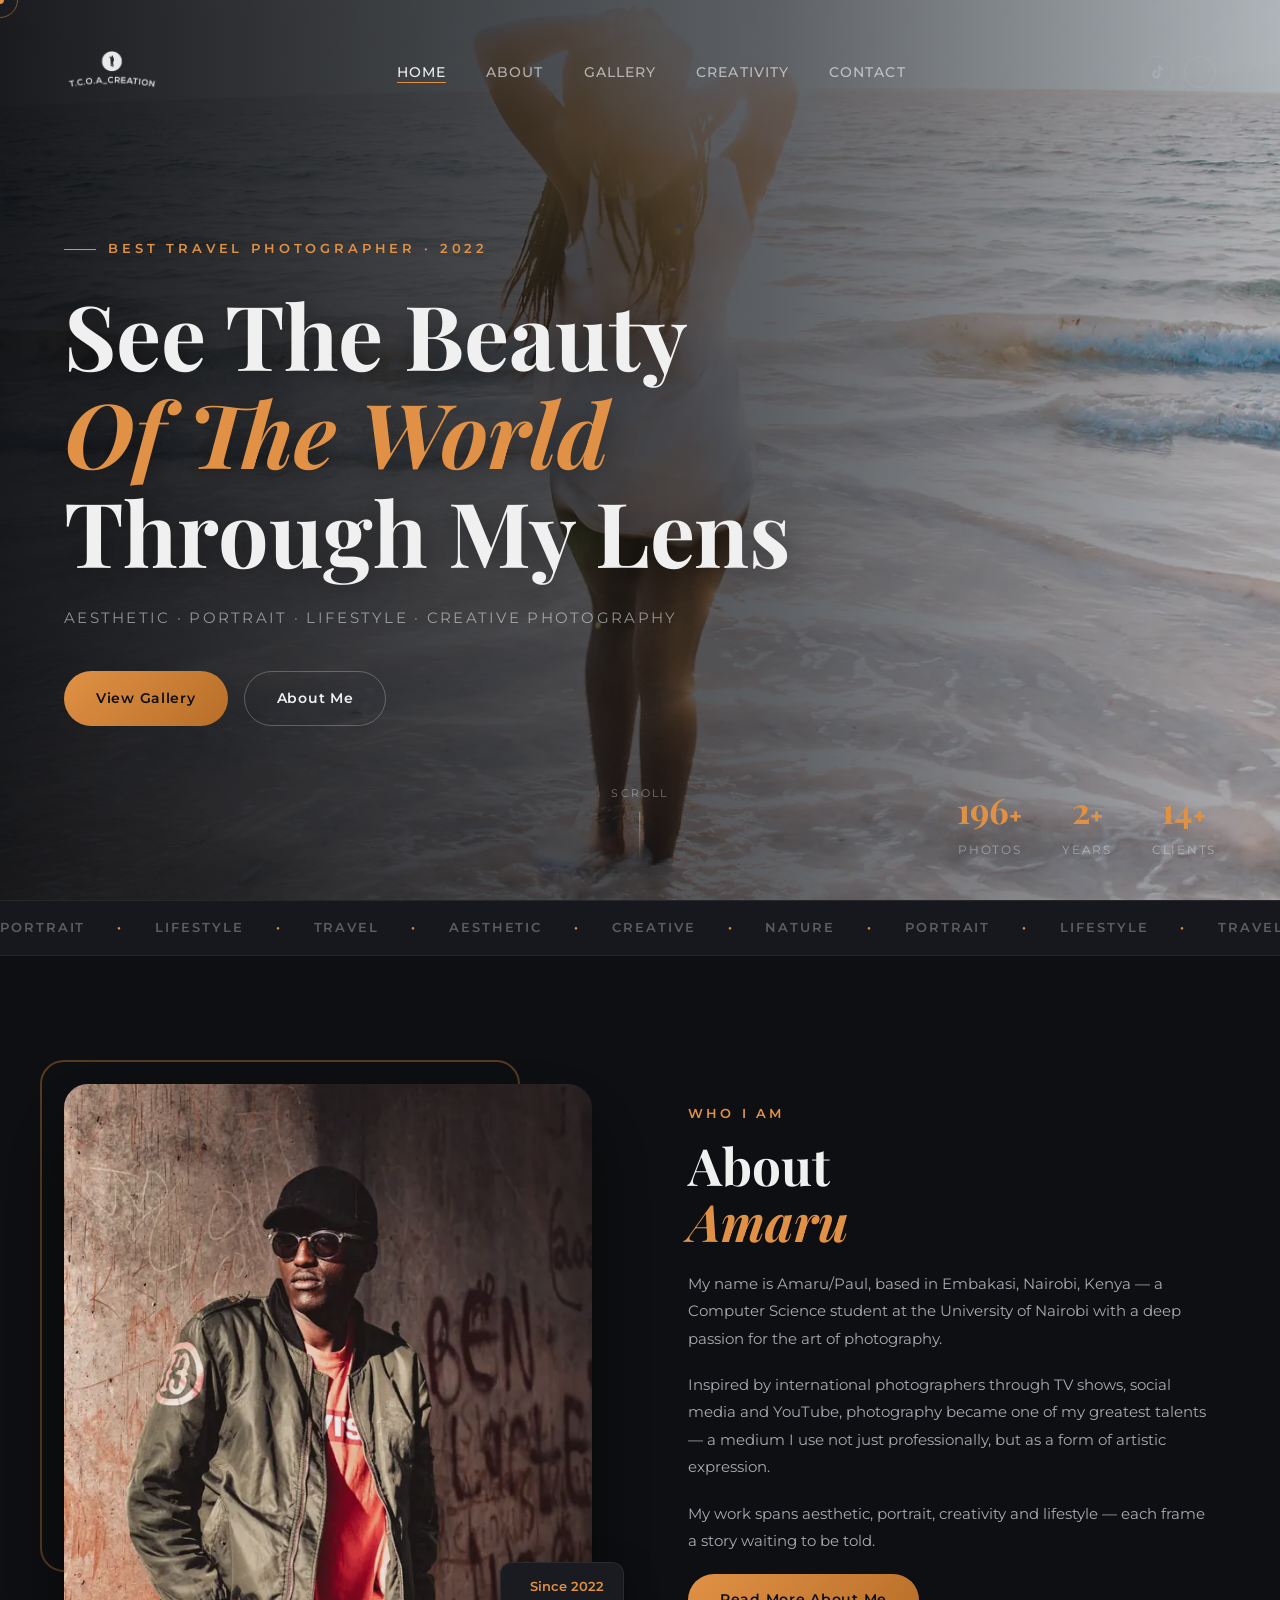
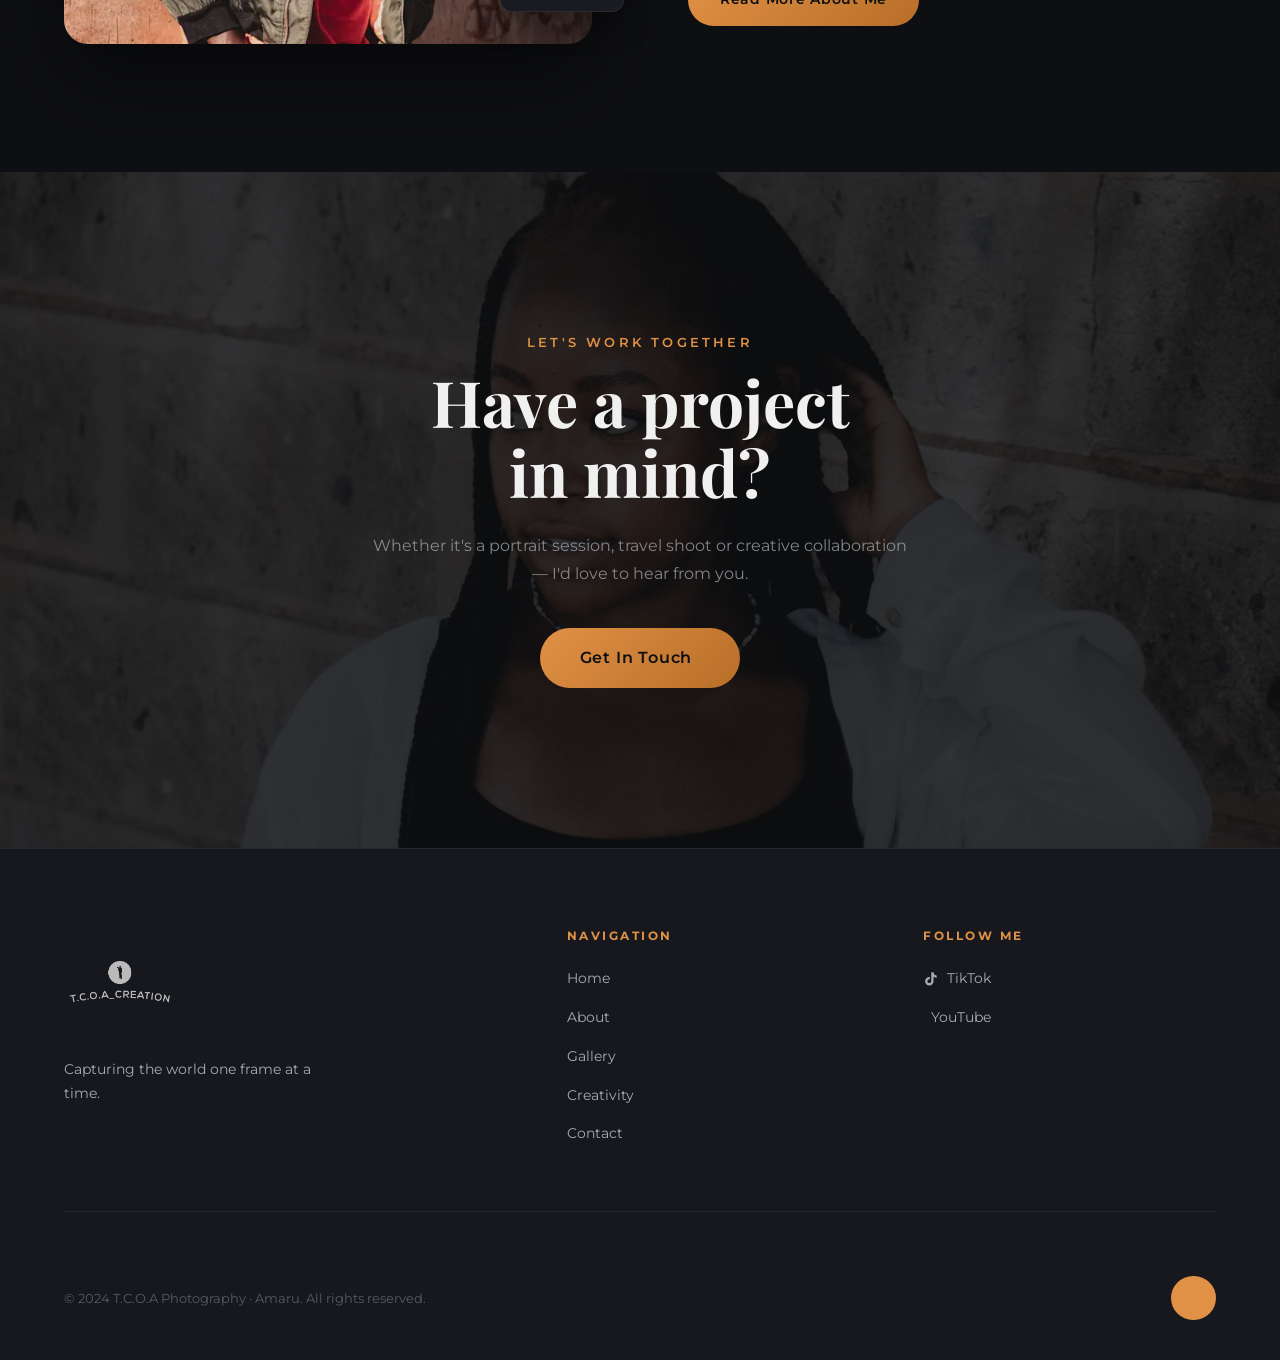
<file: index.html>
<!DOCTYPE html>
<html lang="en">

<head>
    <meta charset="UTF-8">
    <meta http-equiv="X-UA-Compatible" content="IE=edge">
    <meta name="viewport" content="width=device-width, initial-scale=1.0">
    <title>T.C.O.A Photography | Home</title>
    <link rel="preconnect" href="https://fonts.googleapis.com">
    <link rel="preconnect" href="https://fonts.gstatic.com" crossorigin>
    <link href="https://fonts.googleapis.com/css2?family=Montserrat:wght@300;400;500;600;700&family=Playfair+Display:ital,wght@0,400;0,700;1,400&display=swap" rel="stylesheet">
    <link rel="stylesheet" href="https://unicons.iconscout.com/release/v4.0.0/css/line.css">
    <link rel="stylesheet" href="css/base.css">
    <link rel="stylesheet" href="css/nav.css">
    <link rel="stylesheet" href="css/hero.css">
    <link rel="stylesheet" href="css/about.css">
    <link rel="stylesheet" href="css/gallery.css">
    <link rel="stylesheet" href="css/creativity.css">
    <link rel="stylesheet" href="css/contact.css">
</head>

<body>

    <!-- LOADER -->
    <div class="loader" id="loader">
        <div class="loader__inner">
            <div class="loader__ring"></div>
            <span class="loader__logo">TCOA</span>
        </div>
    </div>

    <!-- CURSOR -->
    <div class="cursor" id="cursor"></div>
    <div class="cursor-follower" id="cursor-follower"></div>

    <!-- NAV -->
    <nav id="navbar">
        <div class="nav__container">
            <a href="index.html" class="nav__logo">
                <img src="images/logo black.png" alt="TCOA Logo">
            </a>
            <ul class="nav__links" id="nav-links">
                <li><a href="index.html"      class="nav__link active">Home</a></li>
                <li><a href="about.html"      class="nav__link">About</a></li>
                <li><a href="gallery.html"    class="nav__link">Gallery</a></li>
                <li><a href="creativity.html" class="nav__link">Creativity</a></li>
                <li><a href="contact.html"    class="nav__link">Contact</a></li>
            </ul>
            <div class="nav__actions">
                <ul class="nav__socials">
                    <li><a href="https://tiktok.com/" target="_blank" aria-label="TikTok"><svg xmlns="http://www.w3.org/2000/svg" width="16" height="16" viewBox="0 0 24 24" fill="currentColor"><path d="M19.59 6.69a4.83 4.83 0 0 1-3.77-4.25V2h-3.45v13.67a2.89 2.89 0 0 1-2.88 2.5 2.89 2.89 0 0 1-2.89-2.89 2.89 2.89 0 0 1 2.89-2.89c.28 0 .54.04.79.1V9.01a6.33 6.33 0 0 0-.79-.05 6.34 6.34 0 0 0-6.34 6.34 6.34 6.34 0 0 0 6.34 6.34 6.34 6.34 0 0 0 6.33-6.34V8.75a8.18 8.18 0 0 0 4.78 1.52V6.82a4.85 4.85 0 0 1-1.01-.13z"/></svg></a></li>
                    <li><a href="https://youtube.com"   target="_blank" aria-label="YouTube"><i class="uil uil-youtube"></i></a></li>
                </ul>
                <button class="nav__hamburger" id="nav-hamburger" aria-label="Toggle menu">
                    <span></span><span></span><span></span>
                </button>
            </div>
        </div>
    </nav>

    <!-- HERO -->
    <section id="hero">
        <div class="hero__bg">
            <img src="images/g10.webp" srcset="images/g10-sm.webp 900w, images/g10.webp 2000w" sizes="100vw" fetchpriority="high" decoding="async" alt="Hero Background">
        </div>
        <div class="hero__overlay"></div>
        <div class="hero__content">
            <p class="hero__eyebrow reveal-up">Best Travel Photographer · 2022</p>
            <h1 class="hero__title reveal-up">
                See The Beauty<br>
                <em>Of The World</em><br>
                Through My Lens
            </h1>
            <p class="hero__subtitle reveal-up">Aesthetic · Portrait · Lifestyle · Creative Photography</p>
            <div class="hero__cta reveal-up">
                <a href="gallery.html" class="btn btn--primary">View Gallery</a>
                <a href="about.html"   class="btn btn--ghost">About Me</a>
            </div>
        </div>
        <div class="hero__scroll-indicator">
            <span>Scroll</span>
            <div class="hero__scroll-line"></div>
        </div>
        <div class="hero__counter">
            <div class="hero__stat">
                <span class="hero__stat-num" data-count="200">0</span><span>+</span>
                <p>Photos</p>
            </div>
            <div class="hero__stat">
                <span class="hero__stat-num" data-count="3">0</span><span>+</span>
                <p>Years</p>
            </div>
            <div class="hero__stat">
                <span class="hero__stat-num" data-count="15">0</span><span>+</span>
                <p>Clients</p>
            </div>
        </div>
    </section>

    <!-- MARQUEE -->
    <div class="marquee__wrapper">
        <div class="marquee__track">
            <span>Portrait</span><span class="dot">·</span>
            <span>Lifestyle</span><span class="dot">·</span>
            <span>Travel</span><span class="dot">·</span>
            <span>Aesthetic</span><span class="dot">·</span>
            <span>Creative</span><span class="dot">·</span>
            <span>Nature</span><span class="dot">·</span>
            <span>Portrait</span><span class="dot">·</span>
            <span>Lifestyle</span><span class="dot">·</span>
            <span>Travel</span><span class="dot">·</span>
            <span>Aesthetic</span><span class="dot">·</span>
            <span>Creative</span><span class="dot">·</span>
            <span>Nature</span><span class="dot">·</span>
        </div>
    </div>

    <!-- ABOUT PREVIEW -->
    <section id="about">
        <div class="about__container">
            <div class="about__image-wrap reveal-left">
                <div class="about__img-accent"></div>
                <img src="images/header.webp" srcset="images/header-sm.webp 900w, images/header.webp 2000w" sizes="(max-width: 768px) 100vw, 50vw" loading="lazy" decoding="async" alt="Amaru - Photographer" class="about__img">
                <div class="about__img-tag">
                    <i class="uil uil-camera"></i>
                    <span>Since 2022</span>
                </div>
            </div>
            <div class="about__content reveal-right">
                <p class="section__eyebrow">Who I Am</p>
                <h2 class="section__title">About<br><em>Amaru</em></h2>
                <p class="about__text">
                    My name is Amaru/Paul, based in Embakasi, Nairobi, Kenya — a Computer Science student at the University of Nairobi with a deep passion for the art of photography.
                </p>
                <p class="about__text">
                    Inspired by international photographers through TV shows, social media and YouTube, photography became one of my greatest talents — a medium I use not just professionally, but as a form of artistic expression.
                </p>
                <p class="about__text">
                    My work spans aesthetic, portrait, creativity and lifestyle — each frame a story waiting to be told.
                </p>
                <a href="about.html" class="btn btn--primary">Read More About Me</a>
            </div>
        </div>
    </section>

    <!-- CONTACT CTA -->
    <section id="contact">
        <div class="contact__bg">
            <img src="images/g5.webp" srcset="images/g5-sm.webp 900w, images/g5.webp 2000w" sizes="100vw" loading="lazy" decoding="async" alt="Contact Background">
        </div>
        <div class="contact__overlay"></div>
        <div class="container contact__content reveal-up">
            <p class="section__eyebrow">Let's Work Together</p>
            <h2 class="contact__title">Have a project<br>in mind?</h2>
            <p class="contact__text">Whether it's a portrait session, travel shoot or creative collaboration — I'd love to hear from you.</p>
            <a href="contact.html" class="btn btn--primary btn--lg">
                Get In Touch <i class="uil uil-arrow-up-right"></i>
            </a>
        </div>
    </section>

    <!-- FOOTER -->
    <footer>
        <div class="footer__container">
            <div class="footer__top">
                <div class="footer__brand">
                    <img src="images/logo black.png" alt="TCOA Logo" class="footer__logo">
                    <p>Capturing the world one frame at a time.</p>
                </div>
                <div class="footer__nav">
                    <h4>Navigation</h4>
                    <ul>
                        <li><a href="index.html">Home</a></li>
                        <li><a href="about.html">About</a></li>
                        <li><a href="gallery.html">Gallery</a></li>
                        <li><a href="creativity.html">Creativity</a></li>
                        <li><a href="contact.html">Contact</a></li>
                    </ul>
                </div>
                <div class="footer__social">
                    <h4>Follow Me</h4>
                    <ul>
                        <li><a href="https://tiktok.com/" target="_blank"><svg xmlns="http://www.w3.org/2000/svg" width="16" height="16" viewBox="0 0 24 24" fill="currentColor"><path d="M19.59 6.69a4.83 4.83 0 0 1-3.77-4.25V2h-3.45v13.67a2.89 2.89 0 0 1-2.88 2.5 2.89 2.89 0 0 1-2.89-2.89 2.89 2.89 0 0 1 2.89-2.89c.28 0 .54.04.79.1V9.01a6.33 6.33 0 0 0-.79-.05 6.34 6.34 0 0 0-6.34 6.34 6.34 6.34 0 0 0 6.34 6.34 6.34 6.34 0 0 0 6.33-6.34V8.75a8.18 8.18 0 0 0 4.78 1.52V6.82a4.85 4.85 0 0 1-1.01-.13z"/></svg> TikTok</a></li>
                        <li><a href="https://youtube.com/"  target="_blank"><i class="uil uil-youtube"></i> YouTube</a></li>
                    </ul>
                </div>
            </div>
            <div class="footer__bottom">
                <p>© 2024 T.C.O.A Photography · Amaru. All rights reserved.</p>
                <a href="#hero" class="footer__back-top" aria-label="Back to top">
                    <i class="uil uil-arrow-up"></i>
                </a>
            </div>
        </div>
    </footer>

    <script src="js/loader.js" defer></script>
    <script src="js/cursor.js" defer></script>
    <script src="js/nav.js" defer></script>
    <script src="js/reveal.js" defer></script>
    <script src="js/about.js" defer></script>

</body>
</html>
</file>
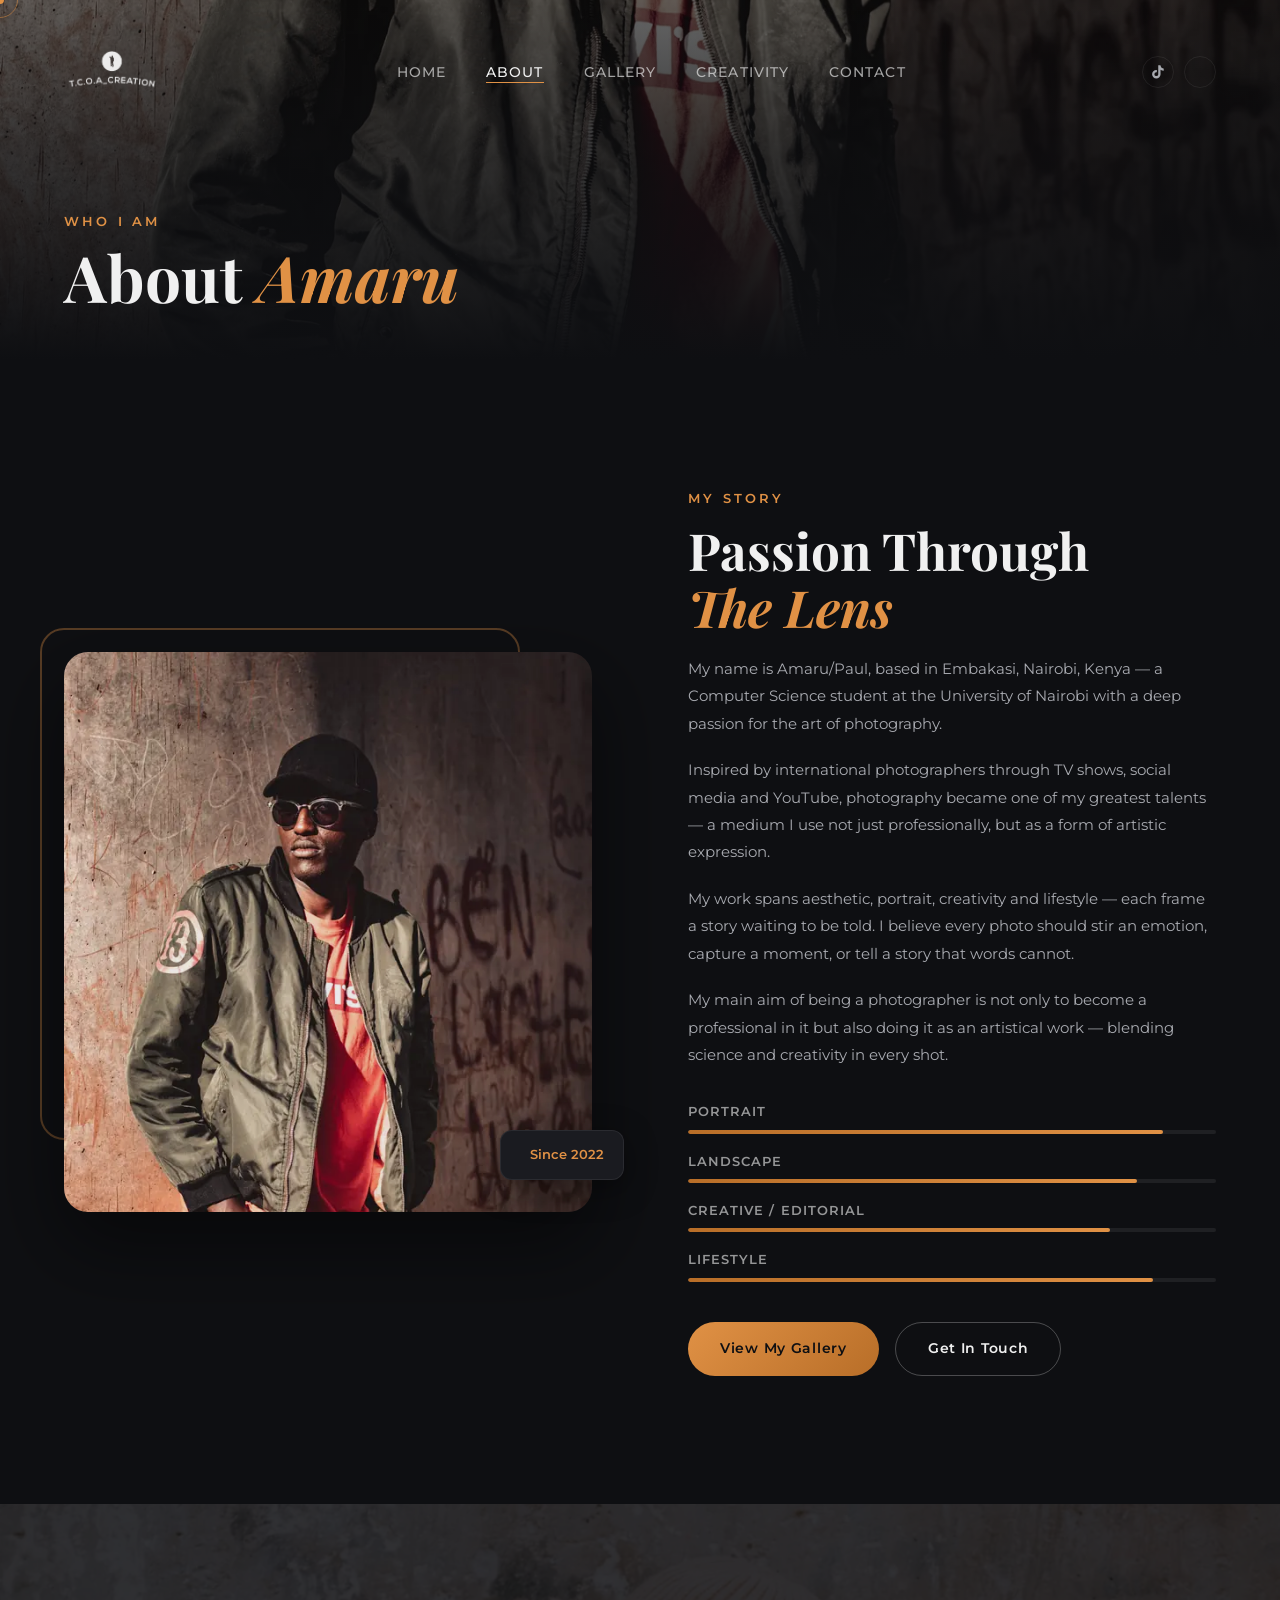
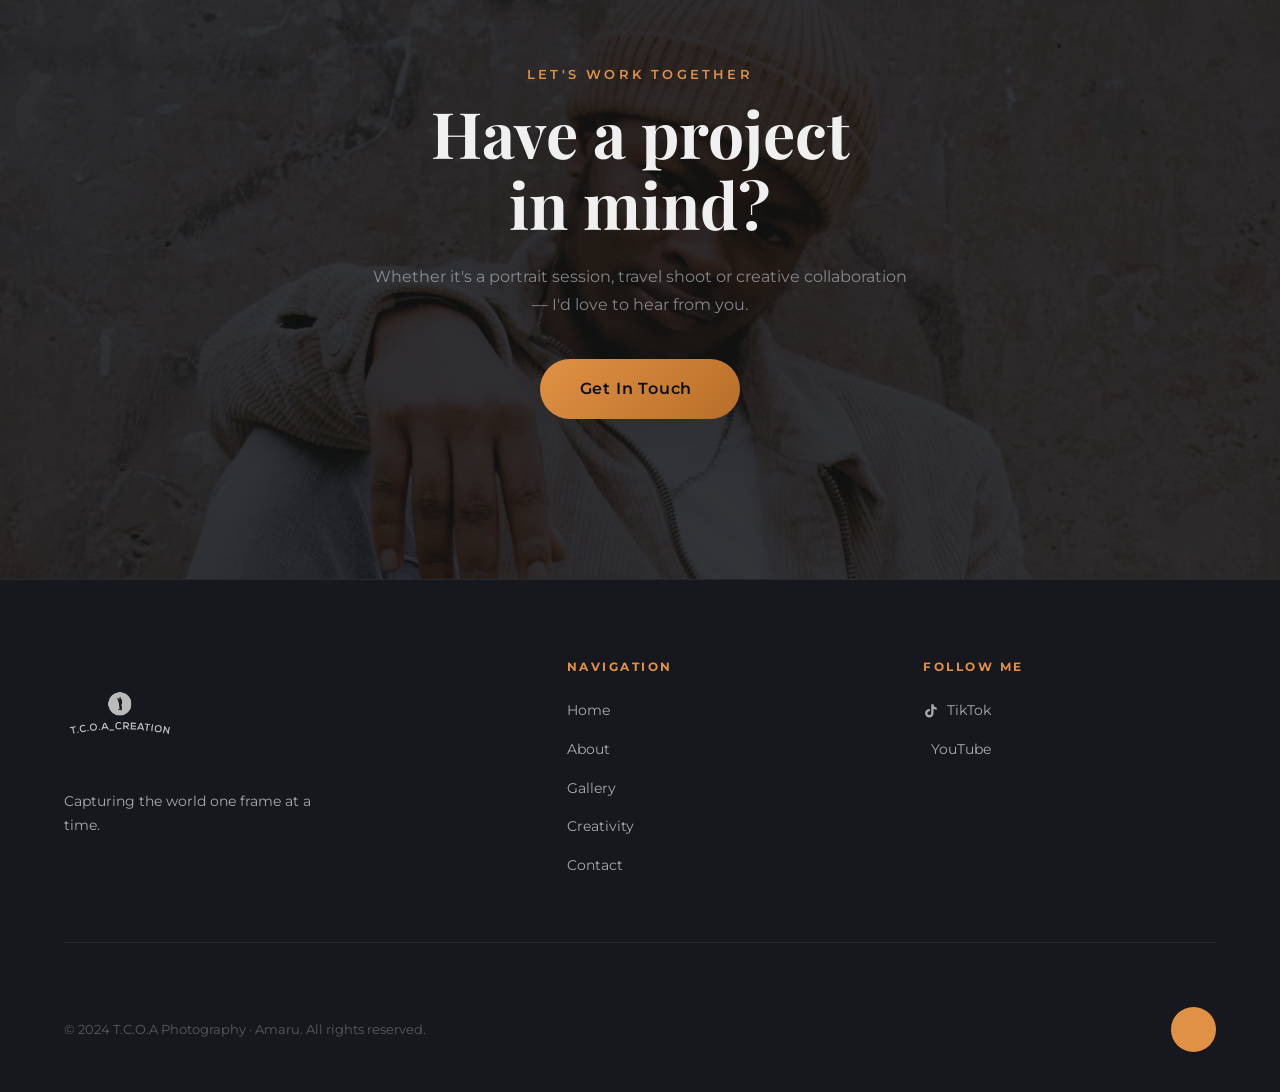
<file: about.html>
<!DOCTYPE html>
<html lang="en">

<head>
    <meta charset="UTF-8">
    <meta http-equiv="X-UA-Compatible" content="IE=edge">
    <meta name="viewport" content="width=device-width, initial-scale=1.0">
    <title>T.C.O.A Photography | About</title>
    <link rel="preconnect" href="https://fonts.googleapis.com">
    <link rel="preconnect" href="https://fonts.gstatic.com" crossorigin>
    <link href="https://fonts.googleapis.com/css2?family=Montserrat:wght@300;400;500;600;700&family=Playfair+Display:ital,wght@0,400;0,700;1,400&display=swap" rel="stylesheet">
    <link rel="stylesheet" href="https://unicons.iconscout.com/release/v4.0.0/css/line.css">
    <link rel="stylesheet" href="css/base.css">
    <link rel="stylesheet" href="css/nav.css">
    <link rel="stylesheet" href="css/about.css">
    <link rel="stylesheet" href="css/contact.css">
</head>

<body>

    <!-- LOADER -->
    <div class="loader" id="loader">
        <div class="loader__inner">
            <div class="loader__ring"></div>
            <span class="loader__logo">TCOA</span>
        </div>
    </div>

    <!-- CURSOR -->
    <div class="cursor" id="cursor"></div>
    <div class="cursor-follower" id="cursor-follower"></div>

    <!-- NAV -->
    <nav id="navbar" class="scrolled">
        <div class="nav__container">
            <a href="index.html" class="nav__logo">
                <img src="images/logo black.png" alt="TCOA Logo">
            </a>
            <ul class="nav__links" id="nav-links">
                <li><a href="index.html"      class="nav__link">Home</a></li>
                <li><a href="about.html"      class="nav__link active">About</a></li>
                <li><a href="gallery.html"    class="nav__link">Gallery</a></li>
                <li><a href="creativity.html" class="nav__link">Creativity</a></li>
                <li><a href="contact.html"    class="nav__link">Contact</a></li>
            </ul>
            <div class="nav__actions">
                <ul class="nav__socials">
                    <li><a href="https://tiktok.com/" target="_blank" aria-label="TikTok"><svg xmlns="http://www.w3.org/2000/svg" width="16" height="16" viewBox="0 0 24 24" fill="currentColor"><path d="M19.59 6.69a4.83 4.83 0 0 1-3.77-4.25V2h-3.45v13.67a2.89 2.89 0 0 1-2.88 2.5 2.89 2.89 0 0 1-2.89-2.89 2.89 2.89 0 0 1 2.89-2.89c.28 0 .54.04.79.1V9.01a6.33 6.33 0 0 0-.79-.05 6.34 6.34 0 0 0-6.34 6.34 6.34 6.34 0 0 0 6.34 6.34 6.34 6.34 0 0 0 6.33-6.34V8.75a8.18 8.18 0 0 0 4.78 1.52V6.82a4.85 4.85 0 0 1-1.01-.13z"/></svg></a></li>
                    <li><a href="https://youtube.com"   target="_blank" aria-label="YouTube"><i class="uil uil-youtube"></i></a></li>
                </ul>
                <button class="nav__hamburger" id="nav-hamburger" aria-label="Toggle menu">
                    <span></span><span></span><span></span>
                </button>
            </div>
        </div>
    </nav>

    <!-- PAGE HERO BANNER -->
    <div class="page-hero">
        <div class="page-hero__bg">
            <img src="images/header.webp" srcset="images/header-sm.webp 900w, images/header.webp 2000w" sizes="100vw" fetchpriority="high" decoding="async" alt="About Amaru">
        </div>
        <div class="page-hero__overlay"></div>
        <div class="page-hero__content">
            <p class="section__eyebrow">Who I Am</p>
            <h1>About <em style="color:var(--color-primary);font-style:italic;">Amaru</em></h1>
        </div>
    </div>

    <!-- ABOUT SECTION -->
    <section id="about">
        <div class="about__container">
            <div class="about__image-wrap reveal-left">
                <div class="about__img-accent"></div>
                <img src="images/header.webp" srcset="images/header-sm.webp 900w, images/header.webp 2000w" sizes="(max-width: 768px) 100vw, 50vw" loading="lazy" decoding="async" alt="Amaru - Photographer" class="about__img">
                <div class="about__img-tag">
                    <i class="uil uil-camera"></i>
                    <span>Since 2022</span>
                </div>
            </div>
            <div class="about__content reveal-right">
                <p class="section__eyebrow">My Story</p>
                <h2 class="section__title">Passion Through<br><em>The Lens</em></h2>
                <p class="about__text">
                    My name is Amaru/Paul, based in Embakasi, Nairobi, Kenya — a Computer Science student at the University of Nairobi with a deep passion for the art of photography.
                </p>
                <p class="about__text">
                    Inspired by international photographers through TV shows, social media and YouTube, photography became one of my greatest talents — a medium I use not just professionally, but as a form of artistic expression.
                </p>
                <p class="about__text">
                    My work spans aesthetic, portrait, creativity and lifestyle — each frame a story waiting to be told. I believe every photo should stir an emotion, capture a moment, or tell a story that words cannot.
                </p>
                <p class="about__text">
                    My main aim of being a photographer is not only to become a professional in it but also doing it as an artistical work — blending science and creativity in every shot.
                </p>

                <div class="about__skills">
                    <div class="about__skill">
                        <span class="skill__label">Portrait</span>
                        <div class="skill__bar"><div class="skill__fill" data-width="90"></div></div>
                    </div>
                    <div class="about__skill">
                        <span class="skill__label">Landscape</span>
                        <div class="skill__bar"><div class="skill__fill" data-width="85"></div></div>
                    </div>
                    <div class="about__skill">
                        <span class="skill__label">Creative / Editorial</span>
                        <div class="skill__bar"><div class="skill__fill" data-width="80"></div></div>
                    </div>
                    <div class="about__skill">
                        <span class="skill__label">Lifestyle</span>
                        <div class="skill__bar"><div class="skill__fill" data-width="88"></div></div>
                    </div>
                </div>

                <div style="display:flex;gap:1rem;flex-wrap:wrap;">
                    <a href="gallery.html" class="btn btn--primary">View My Gallery</a>
                    <a href="contact.html" class="btn btn--ghost">Get In Touch</a>
                </div>
            </div>
        </div>
    </section>

    <!-- CONTACT CTA -->
    <section id="contact">
        <div class="contact__bg">
            <img src="images/g12.webp" srcset="images/g12-sm.webp 900w, images/g12.webp 2000w" sizes="100vw" loading="lazy" decoding="async" alt="Contact Background">
        </div>
        <div class="contact__overlay"></div>
        <div class="container contact__content reveal-up">
            <p class="section__eyebrow">Let's Work Together</p>
            <h2 class="contact__title">Have a project<br>in mind?</h2>
            <p class="contact__text">Whether it's a portrait session, travel shoot or creative collaboration — I'd love to hear from you.</p>
            <a href="contact.html" class="btn btn--primary btn--lg">
                Get In Touch <i class="uil uil-arrow-up-right"></i>
            </a>
        </div>
    </section>

    <!-- FOOTER -->
    <footer>
        <div class="footer__container">
            <div class="footer__top">
                <div class="footer__brand">
                    <img src="images/logo black.png" alt="TCOA Logo" class="footer__logo">
                    <p>Capturing the world one frame at a time.</p>
                </div>
                <div class="footer__nav">
                    <h4>Navigation</h4>
                    <ul>
                        <li><a href="index.html">Home</a></li>
                        <li><a href="about.html">About</a></li>
                        <li><a href="gallery.html">Gallery</a></li>
                        <li><a href="creativity.html">Creativity</a></li>
                        <li><a href="contact.html">Contact</a></li>
                    </ul>
                </div>
                <div class="footer__social">
                    <h4>Follow Me</h4>
                    <ul>
                        <li><a href="https://tiktok.com/" target="_blank"><svg xmlns="http://www.w3.org/2000/svg" width="16" height="16" viewBox="0 0 24 24" fill="currentColor"><path d="M19.59 6.69a4.83 4.83 0 0 1-3.77-4.25V2h-3.45v13.67a2.89 2.89 0 0 1-2.88 2.5 2.89 2.89 0 0 1-2.89-2.89 2.89 2.89 0 0 1 2.89-2.89c.28 0 .54.04.79.1V9.01a6.33 6.33 0 0 0-.79-.05 6.34 6.34 0 0 0-6.34 6.34 6.34 6.34 0 0 0 6.34 6.34 6.34 6.34 0 0 0 6.33-6.34V8.75a8.18 8.18 0 0 0 4.78 1.52V6.82a4.85 4.85 0 0 1-1.01-.13z"/></svg> TikTok</a></li>
                        <li><a href="https://youtube.com/"  target="_blank"><i class="uil uil-youtube"></i> YouTube</a></li>
                    </ul>
                </div>
            </div>
            <div class="footer__bottom">
                <p>© 2024 T.C.O.A Photography · Amaru. All rights reserved.</p>
                <a href="#" class="footer__back-top" aria-label="Back to top">
                    <i class="uil uil-arrow-up"></i>
                </a>
            </div>
        </div>
    </footer>

    <script src="js/loader.js" defer></script>
    <script src="js/cursor.js" defer></script>
    <script src="js/nav.js" defer></script>
    <script src="js/reveal.js" defer></script>
    <script src="js/about.js" defer></script>

</body>
</html>
</file>
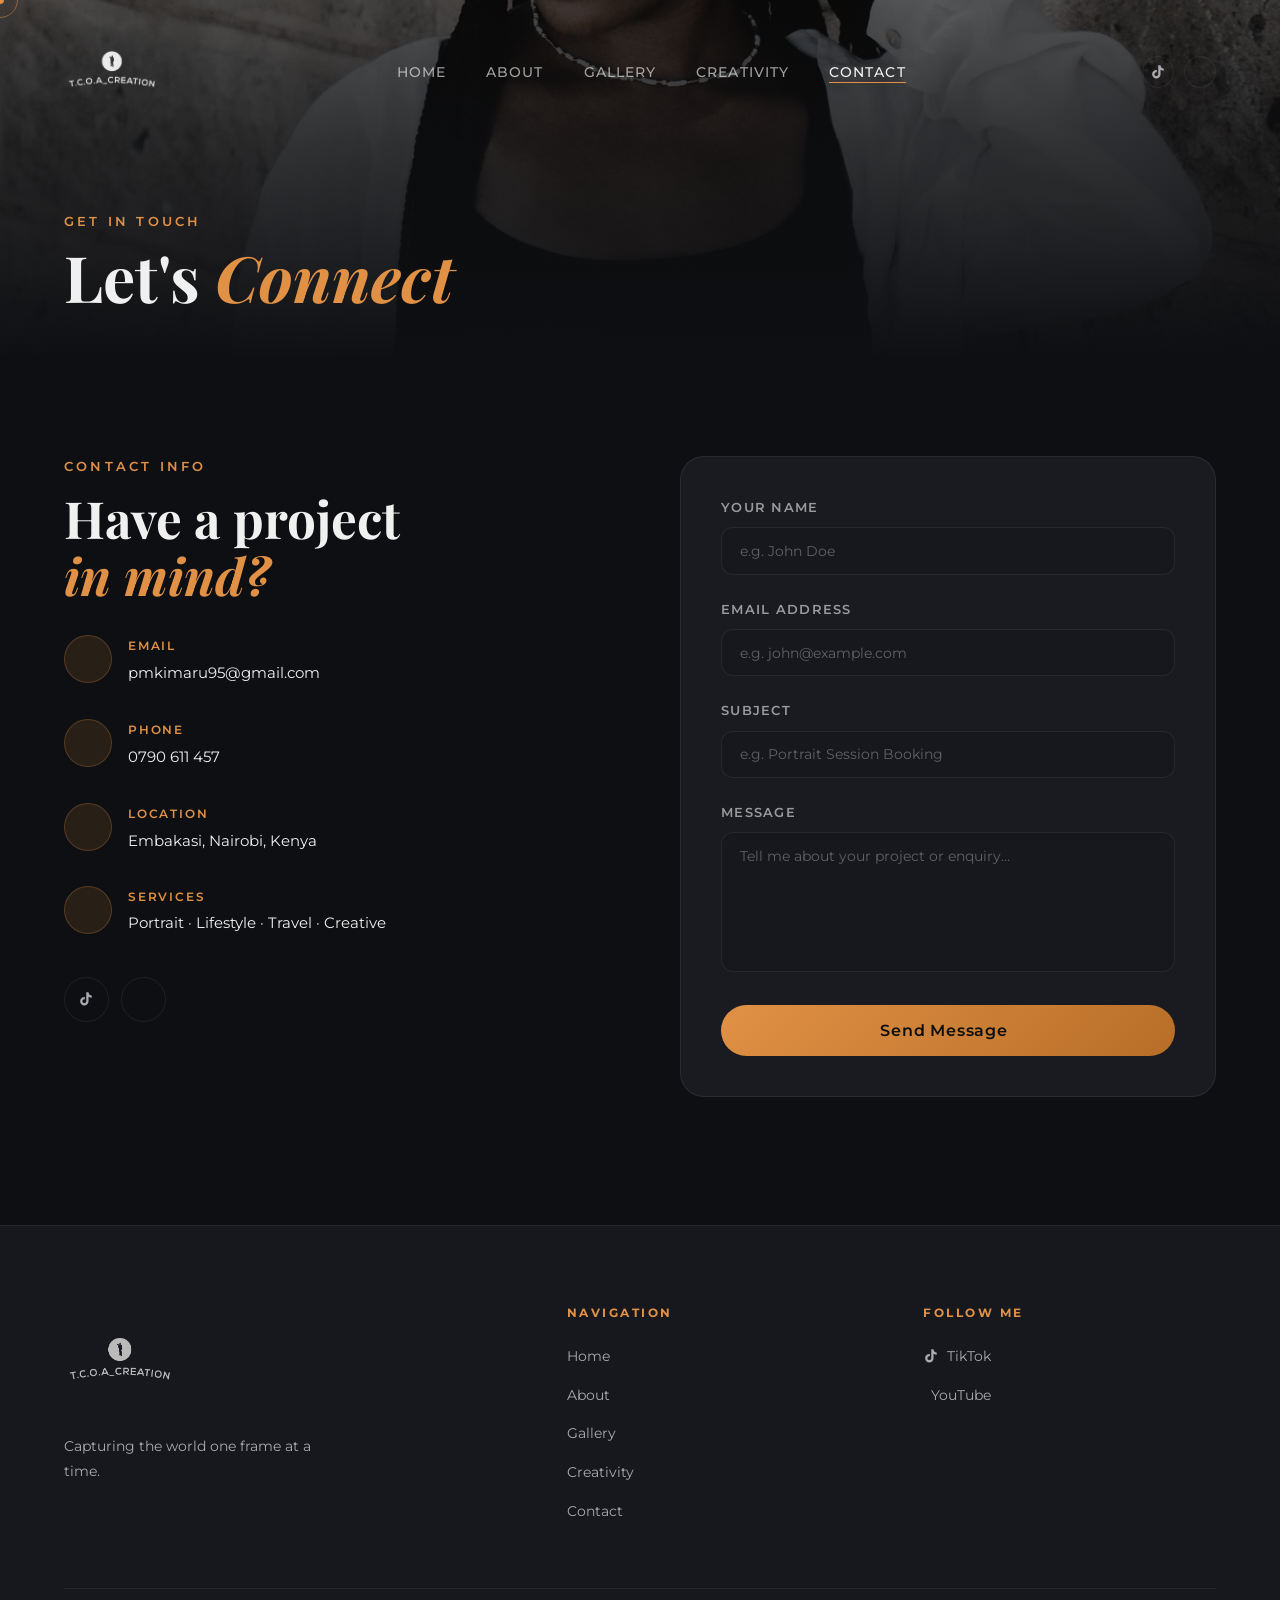
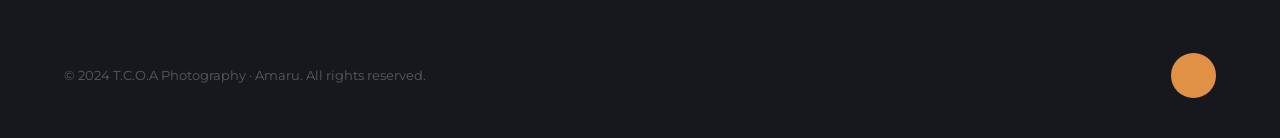
<file: contact.html>
<!DOCTYPE html>
<html lang="en">

<head>
    <meta charset="UTF-8">
    <meta http-equiv="X-UA-Compatible" content="IE=edge">
    <meta name="viewport" content="width=device-width, initial-scale=1.0">
    <title>T.C.O.A Photography | Contact</title>
    <link rel="preconnect" href="https://fonts.googleapis.com">
    <link rel="preconnect" href="https://fonts.gstatic.com" crossorigin>
    <link href="https://fonts.googleapis.com/css2?family=Montserrat:wght@300;400;500;600;700&family=Playfair+Display:ital,wght@0,400;0,700;1,400&display=swap" rel="stylesheet">
    <link rel="stylesheet" href="https://unicons.iconscout.com/release/v4.0.0/css/line.css">
    <link rel="stylesheet" href="css/base.css">
    <link rel="stylesheet" href="css/nav.css">
    <link rel="stylesheet" href="css/contact.css">
</head>

<body>

    <!-- LOADER -->
    <div class="loader" id="loader">
        <div class="loader__inner">
            <div class="loader__ring"></div>
            <span class="loader__logo">TCOA</span>
        </div>
    </div>

    <!-- CURSOR -->
    <div class="cursor" id="cursor"></div>
    <div class="cursor-follower" id="cursor-follower"></div>

    <!-- NAV -->
    <nav id="navbar" class="scrolled">
        <div class="nav__container">
            <a href="index.html" class="nav__logo">
                <img src="images/logo black.png" alt="TCOA Logo">
            </a>
            <ul class="nav__links" id="nav-links">
                <li><a href="index.html"      class="nav__link">Home</a></li>
                <li><a href="about.html"      class="nav__link">About</a></li>
                <li><a href="gallery.html"    class="nav__link">Gallery</a></li>
                <li><a href="creativity.html" class="nav__link">Creativity</a></li>
                <li><a href="contact.html"    class="nav__link active">Contact</a></li>
            </ul>
            <div class="nav__actions">
                <ul class="nav__socials">
                    <li><a href="https://tiktok.com/" target="_blank" aria-label="TikTok"><svg xmlns="http://www.w3.org/2000/svg" width="16" height="16" viewBox="0 0 24 24" fill="currentColor"><path d="M19.59 6.69a4.83 4.83 0 0 1-3.77-4.25V2h-3.45v13.67a2.89 2.89 0 0 1-2.88 2.5 2.89 2.89 0 0 1-2.89-2.89 2.89 2.89 0 0 1 2.89-2.89c.28 0 .54.04.79.1V9.01a6.33 6.33 0 0 0-.79-.05 6.34 6.34 0 0 0-6.34 6.34 6.34 6.34 0 0 0 6.34 6.34 6.34 6.34 0 0 0 6.33-6.34V8.75a8.18 8.18 0 0 0 4.78 1.52V6.82a4.85 4.85 0 0 1-1.01-.13z"/></svg></a></li>
                    <li><a href="https://youtube.com"   target="_blank" aria-label="YouTube"><i class="uil uil-youtube"></i></a></li>
                </ul>
                <button class="nav__hamburger" id="nav-hamburger" aria-label="Toggle menu">
                    <span></span><span></span><span></span>
                </button>
            </div>
        </div>
    </nav>

    <!-- PAGE HERO BANNER -->
    <div class="page-hero">
        <div class="page-hero__bg">
            <img src="images/g5.webp" srcset="images/g5-sm.webp 900w, images/g5.webp 2000w" sizes="100vw" fetchpriority="high" decoding="async" alt="Contact Banner">
        </div>
        <div class="page-hero__overlay"></div>
        <div class="page-hero__content">
            <p class="section__eyebrow">Get In Touch</p>
            <h1>Let's <em style="color:var(--color-primary);font-style:italic;">Connect</em></h1>
        </div>
    </div>

    <!-- CONTACT PAGE CONTENT -->
    <section class="contact-page">
        <div class="container">
            <div class="contact-page__grid">

                <!-- Left: Info -->
                <div class="reveal-left">
                    <p class="section__eyebrow">Contact Info</p>
                    <h2 class="section__title" style="margin-bottom:2rem;">Have a project<br><em>in mind?</em></h2>

                    <div class="contact-info__item">
                        <div class="contact-info__icon">
                            <i class="uil uil-envelope-alt"></i>
                        </div>
                        <div>
                            <p class="contact-info__label">Email</p>
                            <a href="mailto:pmkimaru95@gmail.com" class="contact-info__value">pmkimaru95@gmail.com</a>
                        </div>
                    </div>

                    <div class="contact-info__item">
                        <div class="contact-info__icon">
                            <i class="uil uil-phone"></i>
                        </div>
                        <div>
                            <p class="contact-info__label">Phone</p>
                            <a href="tel:+254790611457" class="contact-info__value">0790 611 457</a>
                        </div>
                    </div>

                    <div class="contact-info__item">
                        <div class="contact-info__icon">
                            <i class="uil uil-map-marker"></i>
                        </div>
                        <div>
                            <p class="contact-info__label">Location</p>
                            <p class="contact-info__value">Embakasi, Nairobi, Kenya</p>
                        </div>
                    </div>

                    <div class="contact-info__item">
                        <div class="contact-info__icon">
                            <i class="uil uil-camera"></i>
                        </div>
                        <div>
                            <p class="contact-info__label">Services</p>
                            <p class="contact-info__value">Portrait · Lifestyle · Travel · Creative</p>
                        </div>
                    </div>

                    <div class="contact-socials">
                        <a href="https://tiktok.com/" target="_blank" aria-label="TikTok"><svg xmlns="http://www.w3.org/2000/svg" width="16" height="16" viewBox="0 0 24 24" fill="currentColor"><path d="M19.59 6.69a4.83 4.83 0 0 1-3.77-4.25V2h-3.45v13.67a2.89 2.89 0 0 1-2.88 2.5 2.89 2.89 0 0 1-2.89-2.89 2.89 2.89 0 0 1 2.89-2.89c.28 0 .54.04.79.1V9.01a6.33 6.33 0 0 0-.79-.05 6.34 6.34 0 0 0-6.34 6.34 6.34 6.34 0 0 0 6.34 6.34 6.34 6.34 0 0 0 6.33-6.34V8.75a8.18 8.18 0 0 0 4.78 1.52V6.82a4.85 4.85 0 0 1-1.01-.13z"/></svg></a>
                        <a href="https://youtube.com/"  target="_blank" aria-label="YouTube"><i class="uil uil-youtube"></i></a>
                    </div>
                </div>

                <!-- Right: Form -->
                <div class="reveal-right">
                    <form class="contact-form" id="contact-form" action="mailto:pmkimaru95@gmail.com" method="POST" enctype="text/plain">
                        <div class="form-group">
                            <label for="name">Your Name</label>
                            <input type="text" id="name" name="name" placeholder="e.g. John Doe" required>
                        </div>
                        <div class="form-group">
                            <label for="email">Email Address</label>
                            <input type="email" id="email" name="email" placeholder="e.g. john@example.com" required>
                        </div>
                        <div class="form-group">
                            <label for="subject">Subject</label>
                            <input type="text" id="subject" name="subject" placeholder="e.g. Portrait Session Booking">
                        </div>
                        <div class="form-group">
                            <label for="message">Message</label>
                            <textarea id="message" name="message" placeholder="Tell me about your project or enquiry..." required></textarea>
                        </div>
                        <button type="submit" class="btn btn--primary btn--lg" style="width:100%;justify-content:center;">
                            Send Message <i class="uil uil-message"></i>
                        </button>
                    </form>
                </div>

            </div>
        </div>
    </section>

    <!-- FOOTER -->
    <footer>
        <div class="footer__container">
            <div class="footer__top">
                <div class="footer__brand">
                    <img src="images/logo black.png" alt="TCOA Logo" class="footer__logo">
                    <p>Capturing the world one frame at a time.</p>
                </div>
                <div class="footer__nav">
                    <h4>Navigation</h4>
                    <ul>
                        <li><a href="index.html">Home</a></li>
                        <li><a href="about.html">About</a></li>
                        <li><a href="gallery.html">Gallery</a></li>
                        <li><a href="creativity.html">Creativity</a></li>
                        <li><a href="contact.html">Contact</a></li>
                    </ul>
                </div>
                <div class="footer__social">
                    <h4>Follow Me</h4>
                    <ul>
                        <li><a href="https://tiktok.com/" target="_blank"><svg xmlns="http://www.w3.org/2000/svg" width="16" height="16" viewBox="0 0 24 24" fill="currentColor"><path d="M19.59 6.69a4.83 4.83 0 0 1-3.77-4.25V2h-3.45v13.67a2.89 2.89 0 0 1-2.88 2.5 2.89 2.89 0 0 1-2.89-2.89 2.89 2.89 0 0 1 2.89-2.89c.28 0 .54.04.79.1V9.01a6.33 6.33 0 0 0-.79-.05 6.34 6.34 0 0 0-6.34 6.34 6.34 6.34 0 0 0 6.34 6.34 6.34 6.34 0 0 0 6.33-6.34V8.75a8.18 8.18 0 0 0 4.78 1.52V6.82a4.85 4.85 0 0 1-1.01-.13z"/></svg> TikTok</a></li>
                        <li><a href="https://youtube.com/"  target="_blank"><i class="uil uil-youtube"></i> YouTube</a></li>
                    </ul>
                </div>
            </div>
            <div class="footer__bottom">
                <p>© 2024 T.C.O.A Photography · Amaru. All rights reserved.</p>
                <a href="#" class="footer__back-top" aria-label="Back to top">
                    <i class="uil uil-arrow-up"></i>
                </a>
            </div>
        </div>
    </footer>

    <script src="js/loader.js" defer></script>
    <script src="js/cursor.js" defer></script>
    <script src="js/nav.js" defer></script>
    <script src="js/reveal.js" defer></script>

</body>
</html>
</file>
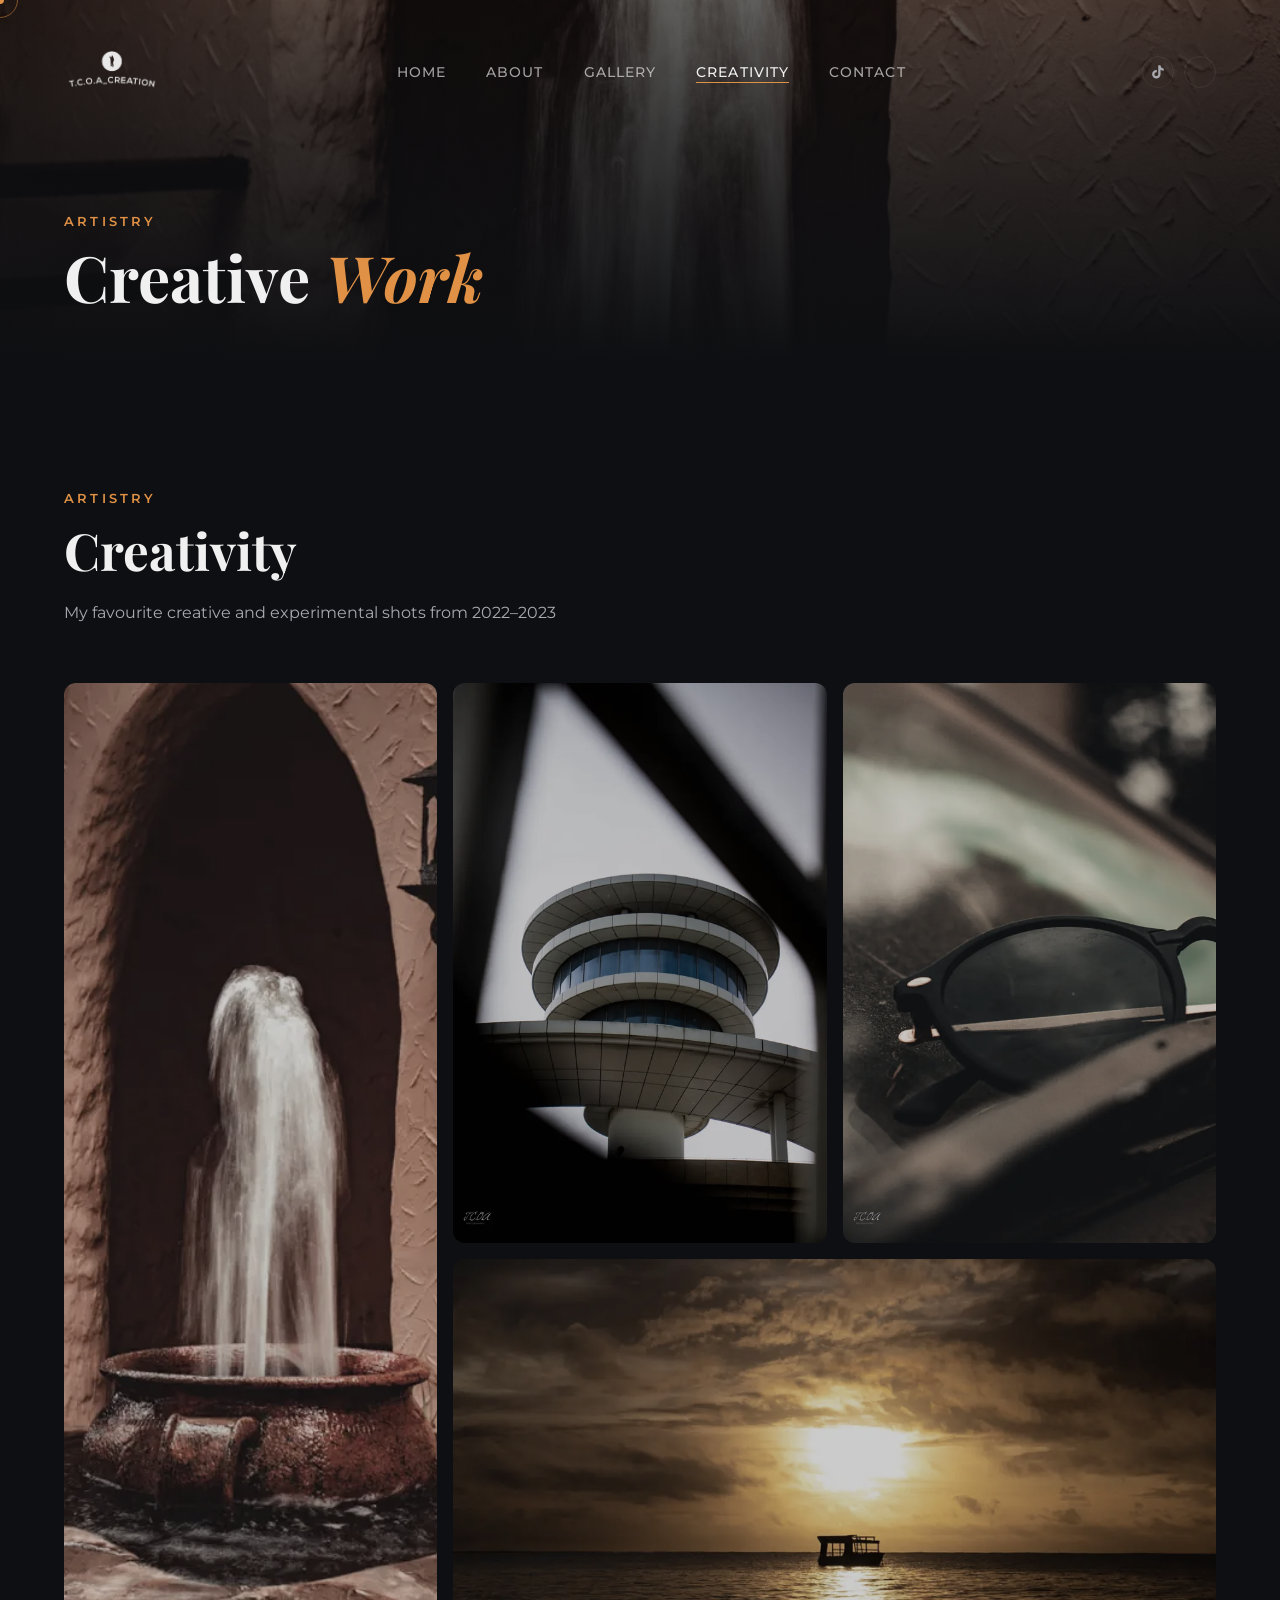
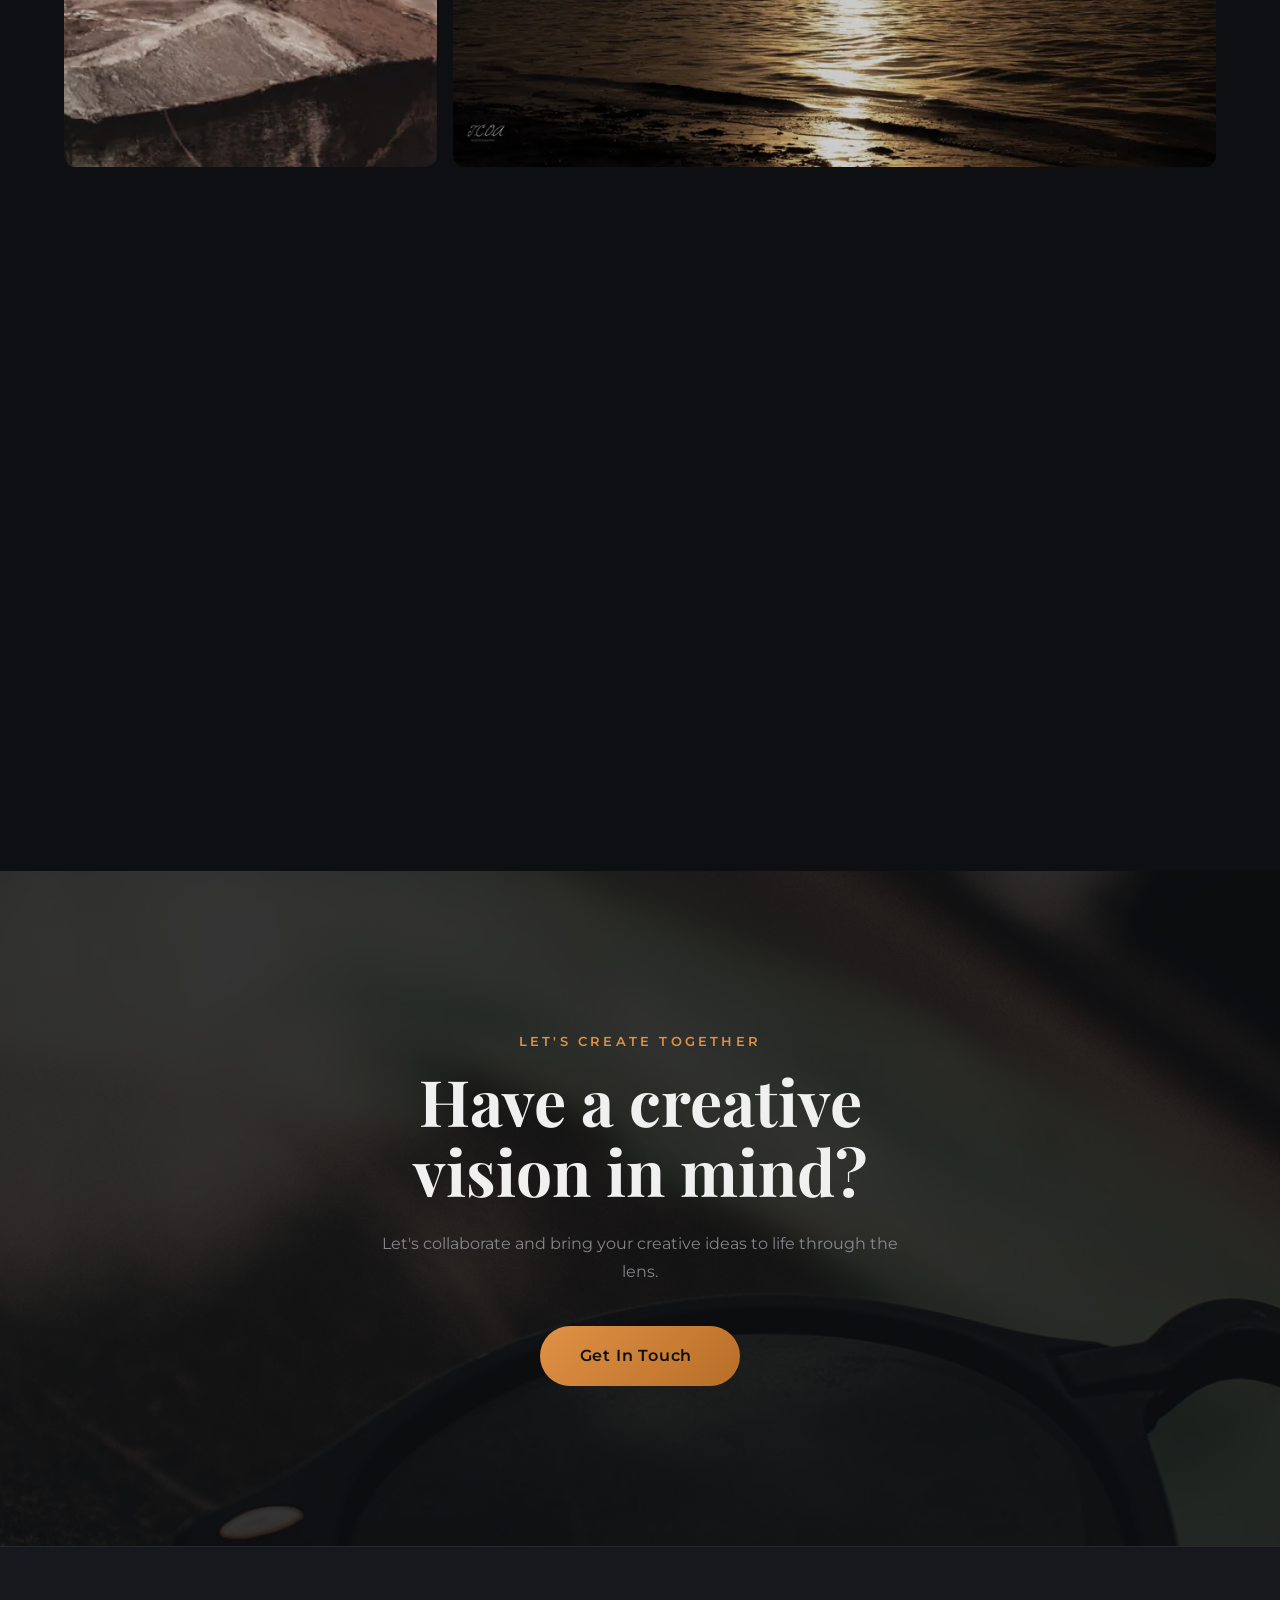
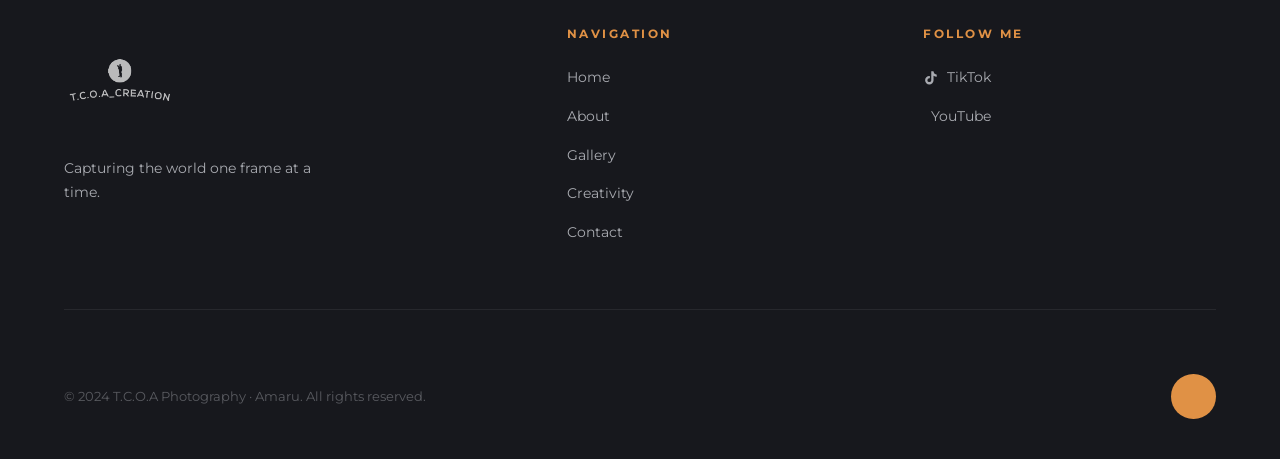
<file: creativity.html>
<!DOCTYPE html>
<html lang="en">

<head>
    <meta charset="UTF-8">
    <meta http-equiv="X-UA-Compatible" content="IE=edge">
    <meta name="viewport" content="width=device-width, initial-scale=1.0">
    <title>T.C.O.A Photography | Creativity</title>
    <link rel="preconnect" href="https://fonts.googleapis.com">
    <link rel="preconnect" href="https://fonts.gstatic.com" crossorigin>
    <link href="https://fonts.googleapis.com/css2?family=Montserrat:wght@300;400;500;600;700&family=Playfair+Display:ital,wght@0,400;0,700;1,400&display=swap" rel="stylesheet">
    <link rel="stylesheet" href="https://unicons.iconscout.com/release/v4.0.0/css/line.css">
    <link rel="stylesheet" href="css/base.css">
    <link rel="stylesheet" href="css/nav.css">
    <link rel="stylesheet" href="css/creativity.css">
    <link rel="stylesheet" href="css/contact.css">
</head>

<body>

    <!-- LOADER -->
    <div class="loader" id="loader">
        <div class="loader__inner">
            <div class="loader__ring"></div>
            <span class="loader__logo">TCOA</span>
        </div>
    </div>

    <!-- CURSOR -->
    <div class="cursor" id="cursor"></div>
    <div class="cursor-follower" id="cursor-follower"></div>

    <!-- NAV -->
    <nav id="navbar" class="scrolled">
        <div class="nav__container">
            <a href="index.html" class="nav__logo">
                <img src="images/logo black.png" alt="TCOA Logo">
            </a>
            <ul class="nav__links" id="nav-links">
                <li><a href="index.html"      class="nav__link">Home</a></li>
                <li><a href="about.html"      class="nav__link">About</a></li>
                <li><a href="gallery.html"    class="nav__link">Gallery</a></li>
                <li><a href="creativity.html" class="nav__link active">Creativity</a></li>
                <li><a href="contact.html"    class="nav__link">Contact</a></li>
            </ul>
            <div class="nav__actions">
                <ul class="nav__socials">
                    <li><a href="https://tiktok.com/" target="_blank" aria-label="TikTok"><svg xmlns="http://www.w3.org/2000/svg" width="16" height="16" viewBox="0 0 24 24" fill="currentColor"><path d="M19.59 6.69a4.83 4.83 0 0 1-3.77-4.25V2h-3.45v13.67a2.89 2.89 0 0 1-2.88 2.5 2.89 2.89 0 0 1-2.89-2.89 2.89 2.89 0 0 1 2.89-2.89c.28 0 .54.04.79.1V9.01a6.33 6.33 0 0 0-.79-.05 6.34 6.34 0 0 0-6.34 6.34 6.34 6.34 0 0 0 6.34 6.34 6.34 6.34 0 0 0 6.33-6.34V8.75a8.18 8.18 0 0 0 4.78 1.52V6.82a4.85 4.85 0 0 1-1.01-.13z"/></svg></a></li>
                    <li><a href="https://youtube.com"   target="_blank" aria-label="YouTube"><i class="uil uil-youtube"></i></a></li>
                </ul>
                <button class="nav__hamburger" id="nav-hamburger" aria-label="Toggle menu">
                    <span></span><span></span><span></span>
                </button>
            </div>
        </div>
    </nav>

    <!-- PAGE HERO BANNER -->
    <div class="page-hero">
        <div class="page-hero__bg">
            <img src="images/ev-2.webp" srcset="images/ev-2-sm.webp 900w, images/ev-2.webp 2000w" sizes="100vw" fetchpriority="high" decoding="async" alt="Creativity Banner">
        </div>
        <div class="page-hero__overlay"></div>
        <div class="page-hero__content">
            <p class="section__eyebrow">Artistry</p>
            <h1>Creative <em style="color:var(--color-primary);font-style:italic;">Work</em></h1>
        </div>
    </div>

    <!-- CREATIVITY SECTION -->
    <section id="creativity">
        <div class="container">
            <div class="section__header reveal-up">
                <p class="section__eyebrow">Artistry</p>
                <h2 class="section__title">Creativity</h2>
                <p class="section__desc">My favourite creative and experimental shots from 2022–2023</p>
            </div>
            <div class="creativity__grid">
                <div class="creativity__item creativity__item--tall reveal-up">
                    <img src="images/ev-2.webp" srcset="images/ev-2-sm.webp 900w, images/ev-2.webp 2000w" sizes="(max-width: 768px) 100vw, 50vw" loading="lazy" decoding="async" alt="Creative 2">
                    <div class="creativity__overlay"></div>
                </div>
                <div class="creativity__item reveal-up">
                    <img src="images/ev-1.webp" srcset="images/ev-1-sm.webp 900w, images/ev-1.webp 2000w" sizes="(max-width: 768px) 100vw, 50vw" loading="lazy" decoding="async" alt="Creative 1">
                    <div class="creativity__overlay"></div>
                </div>
                <div class="creativity__item reveal-up">
                    <img src="images/ev-4.webp" srcset="images/ev-4-sm.webp 900w, images/ev-4.webp 2000w" sizes="(max-width: 768px) 100vw, 50vw" loading="lazy" decoding="async" alt="Creative 4">
                    <div class="creativity__overlay"></div>
                </div>
                <div class="creativity__item creativity__item--wide reveal-up">
                    <img src="images/eh.webp" srcset="images/eh-sm.webp 900w, images/eh.webp 2000w" sizes="(max-width: 768px) 100vw, 50vw" loading="lazy" decoding="async" alt="Creative h">
                    <div class="creativity__overlay"></div>
                </div>
                <div class="creativity__item reveal-up">
                    <img src="images/ev-5.webp" srcset="images/ev-5-sm.webp 900w, images/ev-5.webp 2000w" sizes="(max-width: 768px) 100vw, 50vw" loading="lazy" decoding="async" alt="Creative 5">
                    <div class="creativity__overlay"></div>
                </div>
                <div class="creativity__item reveal-up">
                    <img src="images/ev-6.webp" srcset="images/ev-6-sm.webp 900w, images/ev-6.webp 2000w" sizes="(max-width: 768px) 100vw, 50vw" loading="lazy" decoding="async" alt="Creative 6">
                    <div class="creativity__overlay"></div>
                </div>
                <div class="creativity__item reveal-up">
                    <img src="images/ev-7.webp" srcset="images/ev-7-sm.webp 900w, images/ev-7.webp 2000w" sizes="(max-width: 768px) 100vw, 50vw" loading="lazy" decoding="async" alt="Creative 7">
                    <div class="creativity__overlay"></div>
                </div>
            </div>
        </div>
    </section>

    <!-- CONTACT CTA -->
    <section id="contact">
        <div class="contact__bg">
            <img src="images/ev-4.webp" srcset="images/ev-4-sm.webp 900w, images/ev-4.webp 2000w" sizes="100vw" loading="lazy" decoding="async" alt="Contact Background">
        </div>
        <div class="contact__overlay"></div>
        <div class="container contact__content reveal-up">
            <p class="section__eyebrow">Let's Create Together</p>
            <h2 class="contact__title">Have a creative<br>vision in mind?</h2>
            <p class="contact__text">Let's collaborate and bring your creative ideas to life through the lens.</p>
            <a href="contact.html" class="btn btn--primary btn--lg">
                Get In Touch <i class="uil uil-arrow-up-right"></i>
            </a>
        </div>
    </section>

    <!-- FOOTER -->
    <footer>
        <div class="footer__container">
            <div class="footer__top">
                <div class="footer__brand">
                    <img src="images/logo black.png" alt="TCOA Logo" class="footer__logo">
                    <p>Capturing the world one frame at a time.</p>
                </div>
                <div class="footer__nav">
                    <h4>Navigation</h4>
                    <ul>
                        <li><a href="index.html">Home</a></li>
                        <li><a href="about.html">About</a></li>
                        <li><a href="gallery.html">Gallery</a></li>
                        <li><a href="creativity.html">Creativity</a></li>
                        <li><a href="contact.html">Contact</a></li>
                    </ul>
                </div>
                <div class="footer__social">
                    <h4>Follow Me</h4>
                    <ul>
                        <li><a href="https://tiktok.com/" target="_blank"><svg xmlns="http://www.w3.org/2000/svg" width="16" height="16" viewBox="0 0 24 24" fill="currentColor"><path d="M19.59 6.69a4.83 4.83 0 0 1-3.77-4.25V2h-3.45v13.67a2.89 2.89 0 0 1-2.88 2.5 2.89 2.89 0 0 1-2.89-2.89 2.89 2.89 0 0 1 2.89-2.89c.28 0 .54.04.79.1V9.01a6.33 6.33 0 0 0-.79-.05 6.34 6.34 0 0 0-6.34 6.34 6.34 6.34 0 0 0 6.34 6.34 6.34 6.34 0 0 0 6.33-6.34V8.75a8.18 8.18 0 0 0 4.78 1.52V6.82a4.85 4.85 0 0 1-1.01-.13z"/></svg> TikTok</a></li>
                        <li><a href="https://youtube.com/"  target="_blank"><i class="uil uil-youtube"></i> YouTube</a></li>
                    </ul>
                </div>
            </div>
            <div class="footer__bottom">
                <p>© 2024 T.C.O.A Photography · Amaru. All rights reserved.</p>
                <a href="#" class="footer__back-top" aria-label="Back to top">
                    <i class="uil uil-arrow-up"></i>
                </a>
            </div>
        </div>
    </footer>

    <script src="js/loader.js" defer></script>
    <script src="js/cursor.js" defer></script>
    <script src="js/nav.js" defer></script>
    <script src="js/reveal.js" defer></script>

</body>
</html>
</file>
<file: css/base.css>
/* ======================== VARIABLES ======================== */
:root {
    --color-primary: #e09145;
    --color-primary-light: #fcd9b8;
    --color-primary-dark: #b86e28;
    --color-bg-1: #0e0f12;
    --color-bg-2: #17181d;
    --color-bg-3: #1e2026;
    --color-bg-card: #1a1b20;
    --color-border: rgba(255, 255, 255, 0.07);
    --color-text: #a8aab0;
    --color-white: #f0f0f0;
    --container-width: 90%;
    --max-width: 1400px;
    --transition: all 400ms cubic-bezier(0.25, 0.46, 0.45, 0.94);
    --transition-slow: all 700ms cubic-bezier(0.25, 0.46, 0.45, 0.94);
    --radius: 0.75rem;
    --radius-lg: 1.5rem;
}

/* ======================== RESET ======================== */
*, *::before, *::after {
    margin: 0;
    padding: 0;
    border: 0;
    outline: 0;
    list-style: none;
    text-decoration: none;
    box-sizing: border-box;
}

::-webkit-scrollbar { width: 5px; background: var(--color-bg-2); }
::-webkit-scrollbar-thumb { background: var(--color-primary); border-radius: 4px; }

html { scroll-behavior: smooth; }

body {
    font-family: 'Montserrat', sans-serif;
    background: var(--color-bg-1);
    color: var(--color-text);
    line-height: 1.75;
    overflow-x: hidden;
}

img {
    display: block;
    width: 100%;
    object-fit: cover;
}

h1, h2, h3, h4 {
    color: var(--color-white);
    line-height: 1.1;
    font-family: 'Playfair Display', serif;
    font-weight: 700;
}

h1 { font-size: clamp(2.5rem, 6vw, 5.5rem); }
h2 { font-size: clamp(2rem, 4vw, 3.5rem); }

a { color: var(--color-text); transition: var(--transition); }
a:hover { color: var(--color-primary); }

.container {
    width: var(--container-width);
    margin: 0 auto;
    max-width: var(--max-width);
}

/* ======================== BUTTONS ======================== */
.btn {
    display: inline-flex;
    align-items: center;
    gap: 0.5rem;
    padding: 0.85rem 2rem;
    border-radius: 50px;
    font-family: 'Montserrat', sans-serif;
    font-size: 0.9rem;
    font-weight: 600;
    letter-spacing: 0.05em;
    cursor: pointer;
    transition: var(--transition);
    border: none;
    outline: none;
}

.btn--primary {
    background: linear-gradient(135deg, var(--color-primary), var(--color-primary-dark));
    color: var(--color-bg-1);
}

.btn--primary:hover {
    transform: translateY(-3px);
    box-shadow: 0 12px 32px rgba(224, 145, 69, 0.4);
    color: var(--color-bg-1);
}

.btn--ghost {
    background: transparent;
    color: var(--color-white);
    border: 1.5px solid rgba(255, 255, 255, 0.25);
}

.btn--ghost:hover {
    border-color: var(--color-primary);
    color: var(--color-primary);
    transform: translateY(-3px);
}

.btn--lg { padding: 1rem 2.5rem; font-size: 1rem; }

/* ======================== SECTION SHARED ======================== */
.section__eyebrow {
    font-size: 0.8rem;
    font-weight: 600;
    letter-spacing: 0.25em;
    text-transform: uppercase;
    color: var(--color-primary);
    margin-bottom: 0.75rem;
}

.section__title {
    margin-bottom: 1.25rem;
    color: var(--color-white);
}

.section__title em {
    font-style: italic;
    color: var(--color-primary);
    font-family: 'Playfair Display', serif;
}

.section__desc {
    color: var(--color-text);
    max-width: 50ch;
}

.section__header { margin-bottom: 3.5rem; }

/* ======================== PAGE HERO BANNER (non-home pages) ======================== */
.page-hero {
    position: relative;
    height: 40vh;
    min-height: 320px;
    display: flex;
    align-items: flex-end;
    justify-content: flex-start;
    overflow: hidden;
}

.page-hero__bg {
    position: absolute;
    inset: 0;
    z-index: 0;
}

.page-hero__bg img {
    width: 100%;
    height: 100%;
    object-fit: cover;
    filter: brightness(0.4) saturate(0.5);
}

.page-hero__overlay {
    position: absolute;
    inset: 0;
    background: linear-gradient(to top, var(--color-bg-1) 0%, rgba(14,15,18,0.5) 60%, transparent 100%);
    z-index: 1;
}

.page-hero__content {
    position: relative;
    z-index: 2;
    width: var(--container-width);
    max-width: var(--max-width);
    margin: 0 auto;
    padding-bottom: 3rem;
}

.page-hero__content .section__eyebrow { margin-bottom: 0.5rem; }
.page-hero__content h1 { font-size: clamp(2.2rem, 5vw, 4rem); }

/* ======================== LOADER ======================== */
.loader {
    position: fixed;
    inset: 0;
    background: var(--color-bg-1);
    display: flex;
    align-items: center;
    justify-content: center;
    z-index: 9999;
    transition: opacity 0.6s ease, visibility 0.6s ease;
}

.loader.hidden {
    opacity: 0;
    visibility: hidden;
}

.loader__inner {
    position: relative;
    display: flex;
    align-items: center;
    justify-content: center;
}

.loader__ring {
    width: 80px;
    height: 80px;
    border-radius: 50%;
    border: 2px solid var(--color-border);
    border-top-color: var(--color-primary);
    animation: spin 1s linear infinite;
}

@keyframes spin { to { transform: rotate(360deg); } }

.loader__logo {
    position: absolute;
    font-family: 'Playfair Display', serif;
    font-size: 1rem;
    font-weight: 700;
    color: var(--color-primary);
    letter-spacing: 0.15em;
}

/* ======================== CUSTOM CURSOR ======================== */
.cursor,
.cursor-follower {
    position: fixed;
    border-radius: 50%;
    pointer-events: none;
    z-index: 9998;
    transition: transform 0.1s ease;
}

.cursor {
    width: 8px;
    height: 8px;
    background: var(--color-primary);
    transform: translate(-50%, -50%);
}

.cursor-follower {
    width: 36px;
    height: 36px;
    border: 1.5px solid rgba(224, 145, 69, 0.5);
    transform: translate(-50%, -50%);
    transition: all 0.18s ease;
}

@media (hover: none) {
    .cursor, .cursor-follower { display: none; }
}

/* ======================== SCROLL REVEAL ======================== */
.reveal-up,
.reveal-left,
.reveal-right {
    opacity: 0;
    transition: opacity 0.7s ease, transform 0.7s ease;
}

.reveal-up  { transform: translateY(40px); }
.reveal-left  { transform: translateX(-50px); }
.reveal-right { transform: translateX(50px); }

.reveal-up.visible,
.reveal-left.visible,
.reveal-right.visible {
    opacity: 1;
    transform: translate(0);
}
</file>
<file: css/nav.css>
/* ======================== NAV ======================== */
nav {
    position: fixed;
    top: 0;
    left: 0;
    width: 100%;
    z-index: 1000;
    padding: 1.5rem 0;
    transition: var(--transition);
}

nav.scrolled {
    background: rgba(14, 15, 18, 0.85);
    backdrop-filter: blur(20px);
    -webkit-backdrop-filter: blur(20px);
    border-bottom: 1px solid var(--color-border);
    padding: 1rem 0;
}

.nav__container {
    width: var(--container-width);
    max-width: var(--max-width);
    margin: 0 auto;
    display: flex;
    align-items: center;
    justify-content: space-between;
}

.nav__logo {
    width: 6rem;
    flex-shrink: 0;
    filter: invert(1) brightness(10);
    opacity: 0.9;
}

.nav__logo:hover { opacity: 1; }

.nav__links {
    display: flex;
    align-items: center;
    gap: 2.5rem;
}

.nav__link {
    font-size: 0.85rem;
    font-weight: 500;
    letter-spacing: 0.08em;
    text-transform: uppercase;
    color: rgba(240, 240, 240, 0.65);
    position: relative;
    padding-bottom: 3px;
}

.nav__link::after {
    content: '';
    position: absolute;
    bottom: 0;
    left: 0;
    width: 0;
    height: 1.5px;
    background: var(--color-primary);
    transition: var(--transition);
}

.nav__link:hover,
.nav__link.active {
    color: var(--color-white);
}

.nav__link:hover::after,
.nav__link.active::after {
    width: 100%;
}

.nav__actions {
    display: flex;
    align-items: center;
    gap: 1.5rem;
}

.nav__socials {
    display: flex;
    gap: 0.6rem;
}

.nav__socials a {
    width: 2rem;
    height: 2rem;
    border-radius: 50%;
    border: 1px solid var(--color-border);
    display: flex;
    align-items: center;
    justify-content: center;
    font-size: 0.95rem;
    color: var(--color-text);
    transition: var(--transition);
}

.nav__socials a:hover {
    background: var(--color-primary);
    border-color: var(--color-primary);
    color: var(--color-bg-1);
    transform: translateY(-2px);
}

.nav__hamburger {
    display: none;
    flex-direction: column;
    justify-content: center;
    gap: 5px;
    width: 2.4rem;
    height: 2.4rem;
    background: transparent;
    cursor: pointer;
    border: 1px solid var(--color-border);
    border-radius: 8px;
    padding: 6px;
}

.nav__hamburger span {
    display: block;
    width: 100%;
    height: 1.5px;
    background: var(--color-white);
    border-radius: 2px;
    transition: var(--transition);
}

.nav__hamburger.open span:nth-child(1) { transform: translateY(6.5px) rotate(45deg); }
.nav__hamburger.open span:nth-child(2) { opacity: 0; }
.nav__hamburger.open span:nth-child(3) { transform: translateY(-6.5px) rotate(-45deg); }

/* ======================== FOOTER ======================== */
footer {
    background: var(--color-bg-2);
    border-top: 1px solid var(--color-border);
}

.footer__container {
    width: var(--container-width);
    max-width: var(--max-width);
    margin: 0 auto;
    padding: 5rem 0 2.5rem;
}

.footer__top {
    display: grid;
    grid-template-columns: 1.5fr 1fr 1fr;
    gap: 4rem;
    margin-bottom: 4rem;
    padding-bottom: 4rem;
    border-bottom: 1px solid var(--color-border);
}

.footer__logo {
    width: 7rem;
    margin-bottom: 1rem;
    filter: invert(1) brightness(10);
    opacity: 0.7;
}

.footer__brand p {
    font-size: 0.9rem;
    line-height: 1.7;
    max-width: 28ch;
}

.footer__nav h4,
.footer__social h4 {
    font-family: 'Montserrat', sans-serif;
    font-size: 0.78rem;
    font-weight: 700;
    letter-spacing: 0.2em;
    text-transform: uppercase;
    color: var(--color-primary);
    margin-bottom: 1.5rem;
}

.footer__nav ul,
.footer__social ul {
    display: flex;
    flex-direction: column;
    gap: 0.85rem;
}

.footer__nav a,
.footer__social a {
    font-size: 0.9rem;
    display: flex;
    align-items: center;
    gap: 0.5rem;
    transition: var(--transition);
}

.footer__nav a:hover,
.footer__social a:hover {
    color: var(--color-primary);
    transform: translateX(4px);
}

.footer__bottom {
    display: flex;
    align-items: center;
    justify-content: space-between;
}

.footer__bottom p {
    font-size: 0.82rem;
    opacity: 0.45;
}

.footer__back-top {
    width: 2.8rem;
    height: 2.8rem;
    border-radius: 50%;
    background: var(--color-primary);
    display: flex;
    align-items: center;
    justify-content: center;
    color: var(--color-bg-1);
    font-size: 1.2rem;
    transition: var(--transition);
}

.footer__back-top:hover {
    transform: translateY(-4px);
    box-shadow: 0 8px 24px rgba(224, 145, 69, 0.4);
    color: var(--color-bg-1);
}

/* ======================== MARQUEE ======================== */
.marquee__wrapper {
    background: var(--color-bg-2);
    border-top: 1px solid var(--color-border);
    border-bottom: 1px solid var(--color-border);
    padding: 1rem 0;
    overflow: hidden;
}

.marquee__track {
    display: flex;
    gap: 2rem;
    white-space: nowrap;
    animation: marquee 20s linear infinite;
    width: max-content;
}

.marquee__track span {
    font-size: 0.8rem;
    font-weight: 600;
    letter-spacing: 0.15em;
    text-transform: uppercase;
    color: rgba(255, 255, 255, 0.3);
}

.marquee__track .dot {
    color: var(--color-primary);
    font-weight: 700;
}

@keyframes marquee {
    from { transform: translateX(0); }
    to   { transform: translateX(-50%); }
}

/* ======================== NAV MEDIA QUERIES ======================== */
@media screen and (max-width: 900px) {
    .nav__links {
        position: fixed;
        top: 0;
        right: -100%;
        width: min(320px, 80vw);
        height: 100vh;
        background: var(--color-bg-2);
        border-left: 1px solid var(--color-border);
        flex-direction: column;
        align-items: flex-start;
        justify-content: center;
        padding: 6rem 3rem;
        gap: 2rem;
        transition: right 0.4s ease;
        z-index: 999;
    }

    .nav__links.open { right: 0; }
    .nav__link { font-size: 1.1rem; }
    .nav__socials { display: none; }
    .nav__hamburger { display: flex; }
}

@media screen and (max-width: 1100px) {
    .footer__top { grid-template-columns: 1fr 1fr; gap: 3rem; }
    .footer__brand { grid-column: span 2; }
}

@media screen and (max-width: 900px) {
    .footer__top { grid-template-columns: 1fr; }
    .footer__brand { grid-column: auto; }
}

@media screen and (max-width: 640px) {
    .footer__bottom { flex-direction: column; gap: 1rem; text-align: center; }
}
</file>
<file: css/hero.css>
/* ======================== HERO ======================== */
#hero {
    position: relative;
    height: 100vh;
    min-height: 680px;
    display: flex;
    align-items: center;
    justify-content: center;
    overflow: hidden;
}

.hero__bg {
    position: absolute;
    inset: 0;
    z-index: 0;
}

.hero__bg img {
    width: 100%;
    height: 100%;
    object-fit: cover;
    object-position: center;
    transform: scale(1.08);
    transition: transform 8s ease;
}

#hero.loaded .hero__bg img { transform: scale(1); }

.hero__overlay {
    position: absolute;
    inset: 0;
    background: linear-gradient(
        to right,
        rgba(10, 11, 14, 0.92) 0%,
        rgba(10, 11, 14, 0.6) 60%,
        rgba(10, 11, 14, 0.2) 100%
    );
    z-index: 1;
}

.hero__content {
    position: relative;
    z-index: 2;
    width: var(--container-width);
    max-width: var(--max-width);
    margin: 0 auto;
    padding-top: 4rem;
}

.hero__eyebrow {
    font-size: 0.8rem;
    font-weight: 600;
    letter-spacing: 0.3em;
    text-transform: uppercase;
    color: var(--color-primary);
    margin-bottom: 1.5rem;
    display: flex;
    align-items: center;
    gap: 0.75rem;
}

.hero__eyebrow::before {
    content: '';
    display: inline-block;
    width: 2rem;
    height: 1.5px;
    background: var(--color-primary);
}

.hero__title {
    color: var(--color-white);
    margin-bottom: 1.5rem;
    font-size: clamp(2.8rem, 7vw, 6rem);
    text-shadow: 0 4px 30px rgba(0, 0, 0, 0.4);
}

.hero__title em {
    color: var(--color-primary);
    font-style: italic;
}

.hero__subtitle {
    font-size: 0.95rem;
    letter-spacing: 0.15em;
    text-transform: uppercase;
    color: rgba(240, 240, 240, 0.55);
    margin-bottom: 2.5rem;
}

.hero__cta {
    display: flex;
    gap: 1rem;
    flex-wrap: wrap;
}

.hero__scroll-indicator {
    position: absolute;
    bottom: 2.5rem;
    left: 50%;
    transform: translateX(-50%);
    z-index: 2;
    display: flex;
    flex-direction: column;
    align-items: center;
    gap: 0.5rem;
    font-size: 0.7rem;
    letter-spacing: 0.2em;
    text-transform: uppercase;
    color: rgba(255, 255, 255, 0.4);
}

.hero__scroll-line {
    width: 1.5px;
    height: 3rem;
    background: linear-gradient(to bottom, var(--color-primary), transparent);
    animation: scrollPulse 1.8s ease-in-out infinite;
}

@keyframes scrollPulse {
    0%, 100% { opacity: 1; transform: scaleY(1); }
    50%       { opacity: 0.4; transform: scaleY(0.6); }
}

.hero__counter {
    position: absolute;
    bottom: 2.5rem;
    right: 5%;
    z-index: 2;
    display: flex;
    gap: 2.5rem;
}

.hero__stat { text-align: center; }

.hero__stat span:first-child {
    font-family: 'Playfair Display', serif;
    font-size: 2.2rem;
    font-weight: 700;
    color: var(--color-primary);
    line-height: 1;
}

.hero__stat > span:nth-child(2) {
    font-size: 1.4rem;
    color: var(--color-primary);
    font-weight: 700;
}

.hero__stat p {
    font-size: 0.72rem;
    letter-spacing: 0.15em;
    text-transform: uppercase;
    color: rgba(255, 255, 255, 0.4);
    margin-top: 0.25rem;
}

/* ======================== HERO MEDIA QUERIES ======================== */
@media screen and (max-width: 640px) {
    #hero { min-height: 100svh; }
    .hero__overlay { background: rgba(10, 11, 14, 0.8); }
    .hero__counter { display: none; }
    .hero__cta { flex-direction: column; align-items: flex-start; }
}
</file>
<file: css/about.css>
/* ======================== ABOUT ======================== */
#about {
    padding: 8rem 0;
    overflow: hidden;
}

.about__container {
    width: var(--container-width);
    max-width: var(--max-width);
    margin: 0 auto;
    display: grid;
    grid-template-columns: 1fr 1fr;
    gap: 6rem;
    align-items: center;
}

.about__image-wrap { position: relative; }

.about__img-accent {
    position: absolute;
    top: -1.5rem;
    left: -1.5rem;
    width: calc(100% - 3rem);
    height: calc(100% - 3rem);
    border: 2px solid var(--color-primary);
    border-radius: var(--radius-lg);
    opacity: 0.35;
    z-index: 0;
    transition: var(--transition);
}

.about__image-wrap:hover .about__img-accent {
    top: -2.5rem;
    left: -2.5rem;
    opacity: 0.6;
}

.about__img {
    position: relative;
    z-index: 1;
    border-radius: var(--radius-lg);
    height: 560px;
    object-fit: cover;
    object-position: top center;
    box-shadow: 0 32px 80px rgba(0, 0, 0, 0.5);
    filter: brightness(0.92);
    transition: var(--transition);
}

.about__image-wrap:hover .about__img {
    filter: brightness(1);
    transform: translateY(-4px);
}

.about__img-tag {
    position: absolute;
    bottom: 2rem;
    right: -2rem;
    z-index: 2;
    background: var(--color-bg-card);
    border: 1px solid var(--color-border);
    border-radius: var(--radius);
    padding: 0.8rem 1.2rem;
    display: flex;
    align-items: center;
    gap: 0.6rem;
    font-size: 0.8rem;
    font-weight: 600;
    color: var(--color-primary);
    box-shadow: 0 8px 32px rgba(0, 0, 0, 0.4);
    backdrop-filter: blur(10px);
}

.about__img-tag i { font-size: 1.2rem; }

.about__text {
    margin-bottom: 1.2rem;
    font-size: 0.95rem;
    line-height: 1.8;
}

.about__skills {
    margin: 2rem 0 2.5rem;
    display: flex;
    flex-direction: column;
    gap: 1rem;
}

.skill__label {
    font-size: 0.82rem;
    font-weight: 600;
    text-transform: uppercase;
    letter-spacing: 0.08em;
    color: rgba(240, 240, 240, 0.6);
    display: block;
    margin-bottom: 0.4rem;
}

.skill__bar {
    height: 4px;
    background: var(--color-border);
    border-radius: 4px;
    overflow: hidden;
}

.skill__fill {
    height: 100%;
    width: 0;
    background: linear-gradient(to right, var(--color-primary-dark), var(--color-primary));
    border-radius: 4px;
    transition: width 1.4s cubic-bezier(0.25, 0.46, 0.45, 0.94);
}

/* ======================== ABOUT MEDIA QUERIES ======================== */
@media screen and (max-width: 900px) {
    .about__container { grid-template-columns: 1fr; gap: 4rem; }
    .about__img-tag { right: 1rem; }
}

@media screen and (max-width: 640px) {
    .about__img { height: 380px; }
}
</file>
<file: css/gallery.css>
/* ======================== GALLERY ======================== */
#gallery {
    padding: 8rem 0;
    background: var(--color-bg-2);
}

.gallery__filter {
    display: flex;
    gap: 0.75rem;
    flex-wrap: wrap;
    margin-bottom: 3rem;
}

.filter__btn {
    padding: 0.5rem 1.4rem;
    border-radius: 50px;
    font-family: 'Montserrat', sans-serif;
    font-size: 0.8rem;
    font-weight: 600;
    letter-spacing: 0.08em;
    cursor: pointer;
    transition: var(--transition);
    background: transparent;
    border: 1px solid var(--color-border);
    color: var(--color-text);
}

.filter__btn:hover,
.filter__btn.active {
    background: var(--color-primary);
    border-color: var(--color-primary);
    color: var(--color-bg-1);
}

.gallery__grid {
    columns: 4 280px;
    column-gap: 1rem;
}

.gallery__item {
    break-inside: avoid;
    margin-bottom: 1rem;
    position: relative;
    overflow: hidden;
    border-radius: var(--radius);
    cursor: pointer;
}

.gallery__item img {
    width: 100%;
    display: block;
    transition: var(--transition-slow);
    filter: brightness(0.85) saturate(0.7);
}

.gallery__item:hover img {
    transform: scale(1.06);
    filter: brightness(1) saturate(1);
}

.gallery__overlay {
    position: absolute;
    inset: 0;
    background: rgba(10, 11, 14, 0.45);
    display: flex;
    align-items: center;
    justify-content: center;
    opacity: 0;
    transition: var(--transition);
    border-radius: var(--radius);
}

.gallery__item:hover .gallery__overlay { opacity: 1; }

.gallery__zoom {
    width: 3rem;
    height: 3rem;
    border-radius: 50%;
    background: var(--color-primary);
    border: none;
    display: flex;
    align-items: center;
    justify-content: center;
    cursor: pointer;
    font-size: 1.3rem;
    color: var(--color-bg-1);
    transition: var(--transition);
    transform: scale(0.7);
}

.gallery__item:hover .gallery__zoom { transform: scale(1); }
.gallery__zoom:hover { background: var(--color-white); }

.gallery__item.hidden { display: none; }

/* ======================== LIGHTBOX ======================== */
.lightbox {
    position: fixed;
    inset: 0;
    background: rgba(0, 0, 0, 0.95);
    z-index: 5000;
    display: flex;
    align-items: center;
    justify-content: center;
    opacity: 0;
    visibility: hidden;
    transition: var(--transition);
}

.lightbox.active {
    opacity: 1;
    visibility: visible;
}

.lightbox__img-wrap {
    max-width: 90vw;
    max-height: 90vh;
    display: flex;
    align-items: center;
    justify-content: center;
}

.lightbox__img-wrap img {
    max-width: 90vw;
    max-height: 90vh;
    object-fit: contain;
    border-radius: var(--radius);
    box-shadow: 0 32px 80px rgba(0, 0, 0, 0.8);
}

.lightbox__close {
    position: absolute;
    top: 1.5rem;
    right: 1.5rem;
    width: 3rem;
    height: 3rem;
    border-radius: 50%;
    background: var(--color-bg-card);
    border: 1px solid var(--color-border);
    color: var(--color-white);
    font-size: 1.3rem;
    display: flex;
    align-items: center;
    justify-content: center;
    cursor: pointer;
    transition: var(--transition);
}

.lightbox__close:hover {
    background: var(--color-primary);
    border-color: var(--color-primary);
    color: var(--color-bg-1);
}

.lightbox__nav {
    position: absolute;
    top: 50%;
    transform: translateY(-50%);
    width: 3.5rem;
    height: 3.5rem;
    border-radius: 50%;
    background: var(--color-bg-card);
    border: 1px solid var(--color-border);
    color: var(--color-white);
    font-size: 1.8rem;
    display: flex;
    align-items: center;
    justify-content: center;
    cursor: pointer;
    transition: var(--transition);
}

.lightbox__prev { left: 1.5rem; }
.lightbox__next { right: 1.5rem; }

.lightbox__nav:hover {
    background: var(--color-primary);
    border-color: var(--color-primary);
    color: var(--color-bg-1);
}

/* ======================== GALLERY MEDIA QUERIES ======================== */
@media screen and (max-width: 1100px) {
    .gallery__grid { columns: 3 220px; }
}

@media screen and (max-width: 640px) {
    .gallery__grid { columns: 2 160px; }
    .lightbox__nav { display: none; }
}
</file>
<file: css/creativity.css>
/* ======================== CREATIVITY ======================== */
#creativity {
    padding: 8rem 0;
}

.creativity__grid {
    display: grid;
    grid-template-columns: repeat(3, 1fr);
    grid-template-rows: auto auto;
    gap: 1rem;
}

.creativity__item {
    position: relative;
    overflow: hidden;
    border-radius: var(--radius);
    cursor: pointer;
    min-height: 260px;
}

.creativity__item img {
    width: 100%;
    height: 100%;
    object-fit: cover;
    transition: var(--transition-slow);
    filter: brightness(0.8) saturate(0.6);
}

.creativity__item:hover img {
    transform: scale(1.07);
    filter: brightness(1) saturate(1);
}

.creativity__overlay {
    position: absolute;
    inset: 0;
    background: linear-gradient(to top, rgba(224, 145, 69, 0.2), transparent);
    opacity: 0;
    transition: var(--transition);
}

.creativity__item:hover .creativity__overlay { opacity: 1; }

.creativity__item--tall {
    grid-row: span 2;
    min-height: 540px;
}

.creativity__item--wide {
    grid-column: span 2;
}

/* ======================== CREATIVITY MEDIA QUERIES ======================== */
@media screen and (max-width: 1100px) {
    .creativity__grid { grid-template-columns: repeat(2, 1fr); }
    .creativity__item--tall { grid-row: span 1; min-height: 260px; }
    .creativity__item--wide { grid-column: span 2; }
}

@media screen and (max-width: 640px) {
    .creativity__grid { grid-template-columns: 1fr; }
    .creativity__item--wide { grid-column: span 1; }
    .creativity__item--tall { min-height: 260px; }
}
</file>
<file: css/contact.css>
/* ======================== CONTACT ======================== */
#contact {
    position: relative;
    padding: 10rem 0;
    overflow: hidden;
    text-align: center;
}

.contact__bg {
    position: absolute;
    inset: 0;
    z-index: 0;
}

.contact__bg img {
    width: 100%;
    height: 100%;
    object-fit: cover;
    object-position: center 30%;
}

.contact__overlay {
    position: absolute;
    inset: 0;
    background: rgba(10, 11, 14, 0.82);
    z-index: 1;
}

.contact__content {
    position: relative;
    z-index: 2;
}

.contact__title {
    font-size: clamp(2.2rem, 5vw, 4rem);
    margin-bottom: 1.5rem;
    color: var(--color-white);
}

.contact__text {
    max-width: 50ch;
    margin: 0 auto 2.5rem;
    font-size: 1rem;
    opacity: 0.75;
}

/* ======================== CONTACT FORM (contact.html page) ======================== */
.contact-page {
    padding: 6rem 0 8rem;
}

.contact-page__grid {
    display: grid;
    grid-template-columns: 1fr 1fr;
    gap: 5rem;
    align-items: start;
}

.contact-info__item {
    display: flex;
    align-items: flex-start;
    gap: 1rem;
    margin-bottom: 2rem;
}

.contact-info__icon {
    width: 3rem;
    height: 3rem;
    border-radius: 50%;
    background: rgba(224, 145, 69, 0.12);
    border: 1px solid rgba(224, 145, 69, 0.25);
    display: flex;
    align-items: center;
    justify-content: center;
    font-size: 1.2rem;
    color: var(--color-primary);
    flex-shrink: 0;
}

.contact-info__label {
    font-size: 0.75rem;
    font-weight: 600;
    text-transform: uppercase;
    letter-spacing: 0.15em;
    color: var(--color-primary);
    margin-bottom: 0.2rem;
}

.contact-info__value {
    font-size: 0.95rem;
    color: var(--color-white);
}

.contact-socials {
    display: flex;
    gap: 0.75rem;
    margin-top: 2.5rem;
}

.contact-socials a {
    width: 2.8rem;
    height: 2.8rem;
    border-radius: 50%;
    border: 1px solid var(--color-border);
    display: flex;
    align-items: center;
    justify-content: center;
    font-size: 1.1rem;
    color: var(--color-text);
    transition: var(--transition);
}

.contact-socials a:hover {
    background: var(--color-primary);
    border-color: var(--color-primary);
    color: var(--color-bg-1);
    transform: translateY(-3px);
}

.contact-form {
    background: var(--color-bg-card);
    border: 1px solid var(--color-border);
    border-radius: var(--radius-lg);
    padding: 2.5rem;
}

.form-group {
    margin-bottom: 1.5rem;
}

.form-group label {
    display: block;
    font-size: 0.8rem;
    font-weight: 600;
    text-transform: uppercase;
    letter-spacing: 0.1em;
    color: rgba(240, 240, 240, 0.6);
    margin-bottom: 0.5rem;
}

.form-group input,
.form-group textarea {
    width: 100%;
    background: var(--color-bg-2);
    border: 1px solid var(--color-border);
    border-radius: var(--radius);
    padding: 0.85rem 1.1rem;
    font-family: 'Montserrat', sans-serif;
    font-size: 0.9rem;
    color: var(--color-white);
    transition: var(--transition);
    resize: none;
}

.form-group input:focus,
.form-group textarea:focus {
    border-color: var(--color-primary);
    box-shadow: 0 0 0 3px rgba(224, 145, 69, 0.12);
    outline: none;
}

.form-group input::placeholder,
.form-group textarea::placeholder {
    color: rgba(168, 170, 176, 0.5);
}

.form-group textarea { height: 140px; }

@media screen and (max-width: 900px) {
    .contact-page__grid { grid-template-columns: 1fr; gap: 3rem; }
}
</file>
